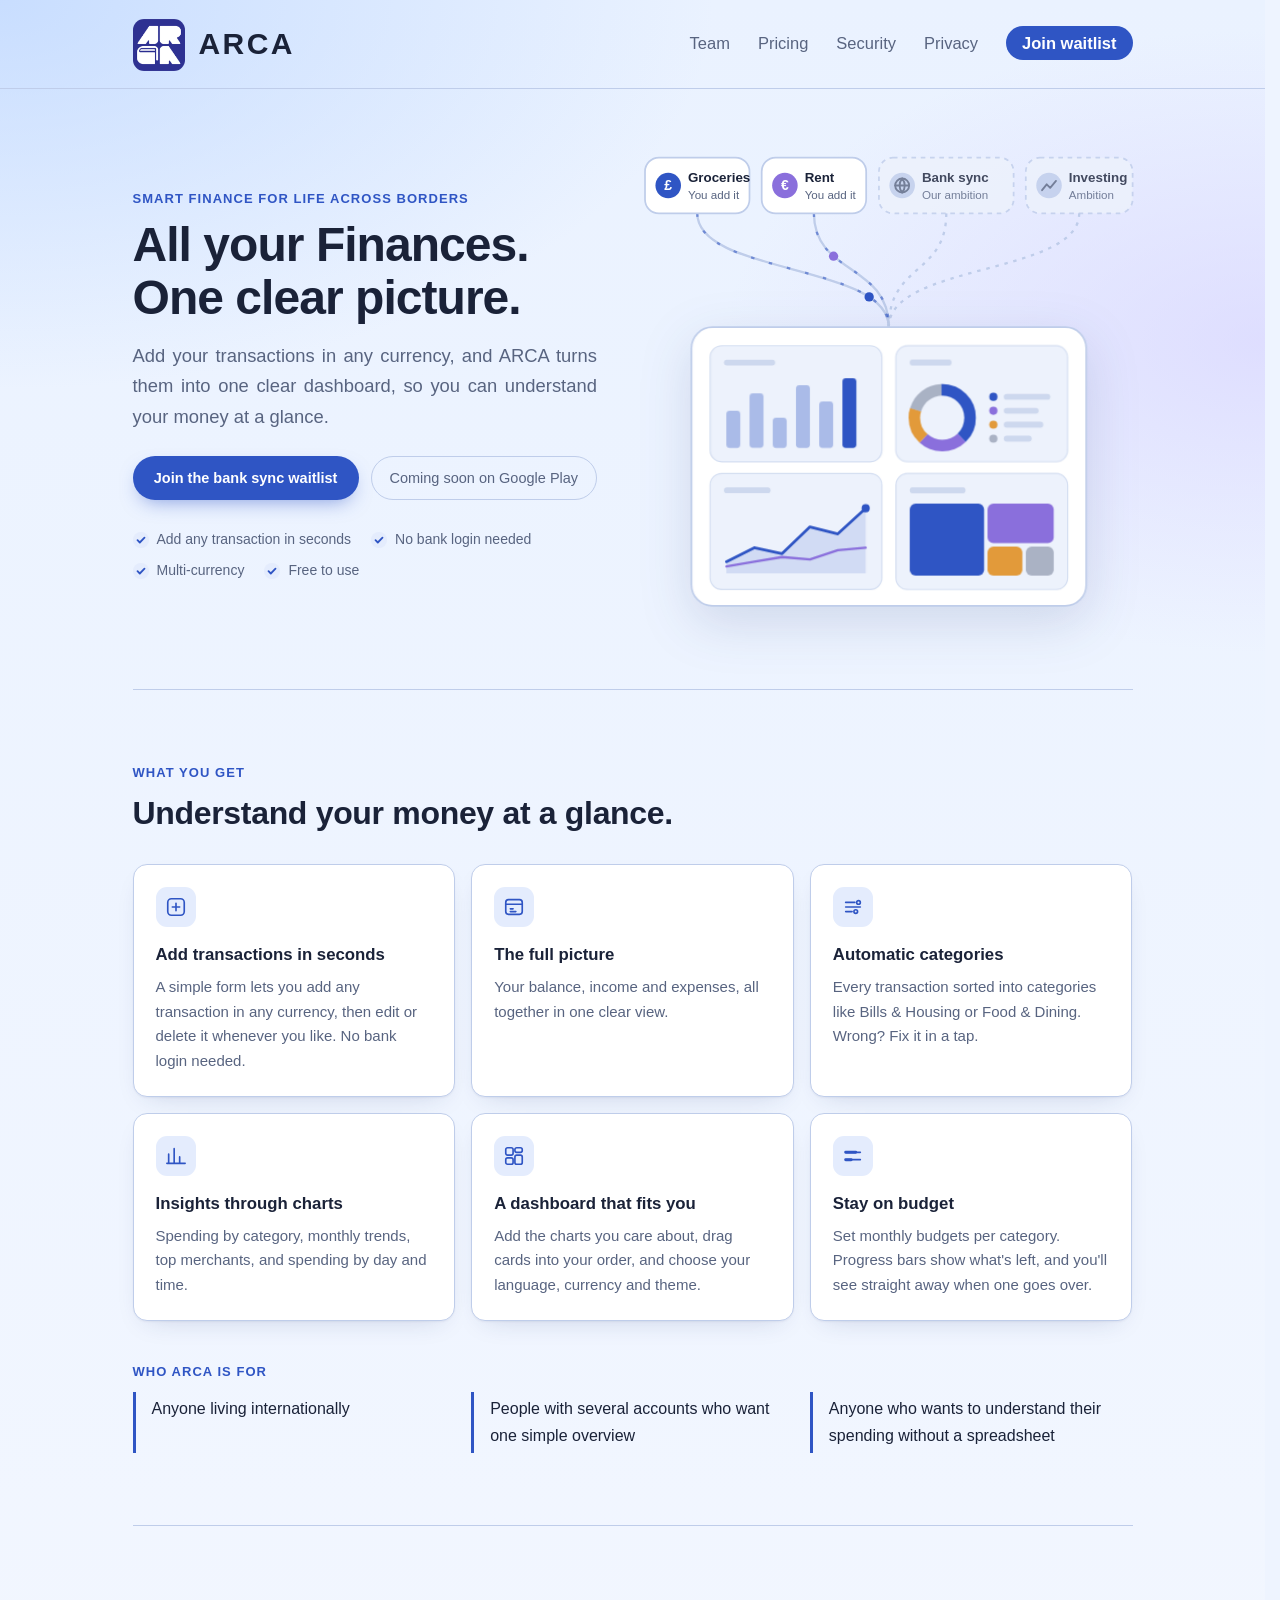
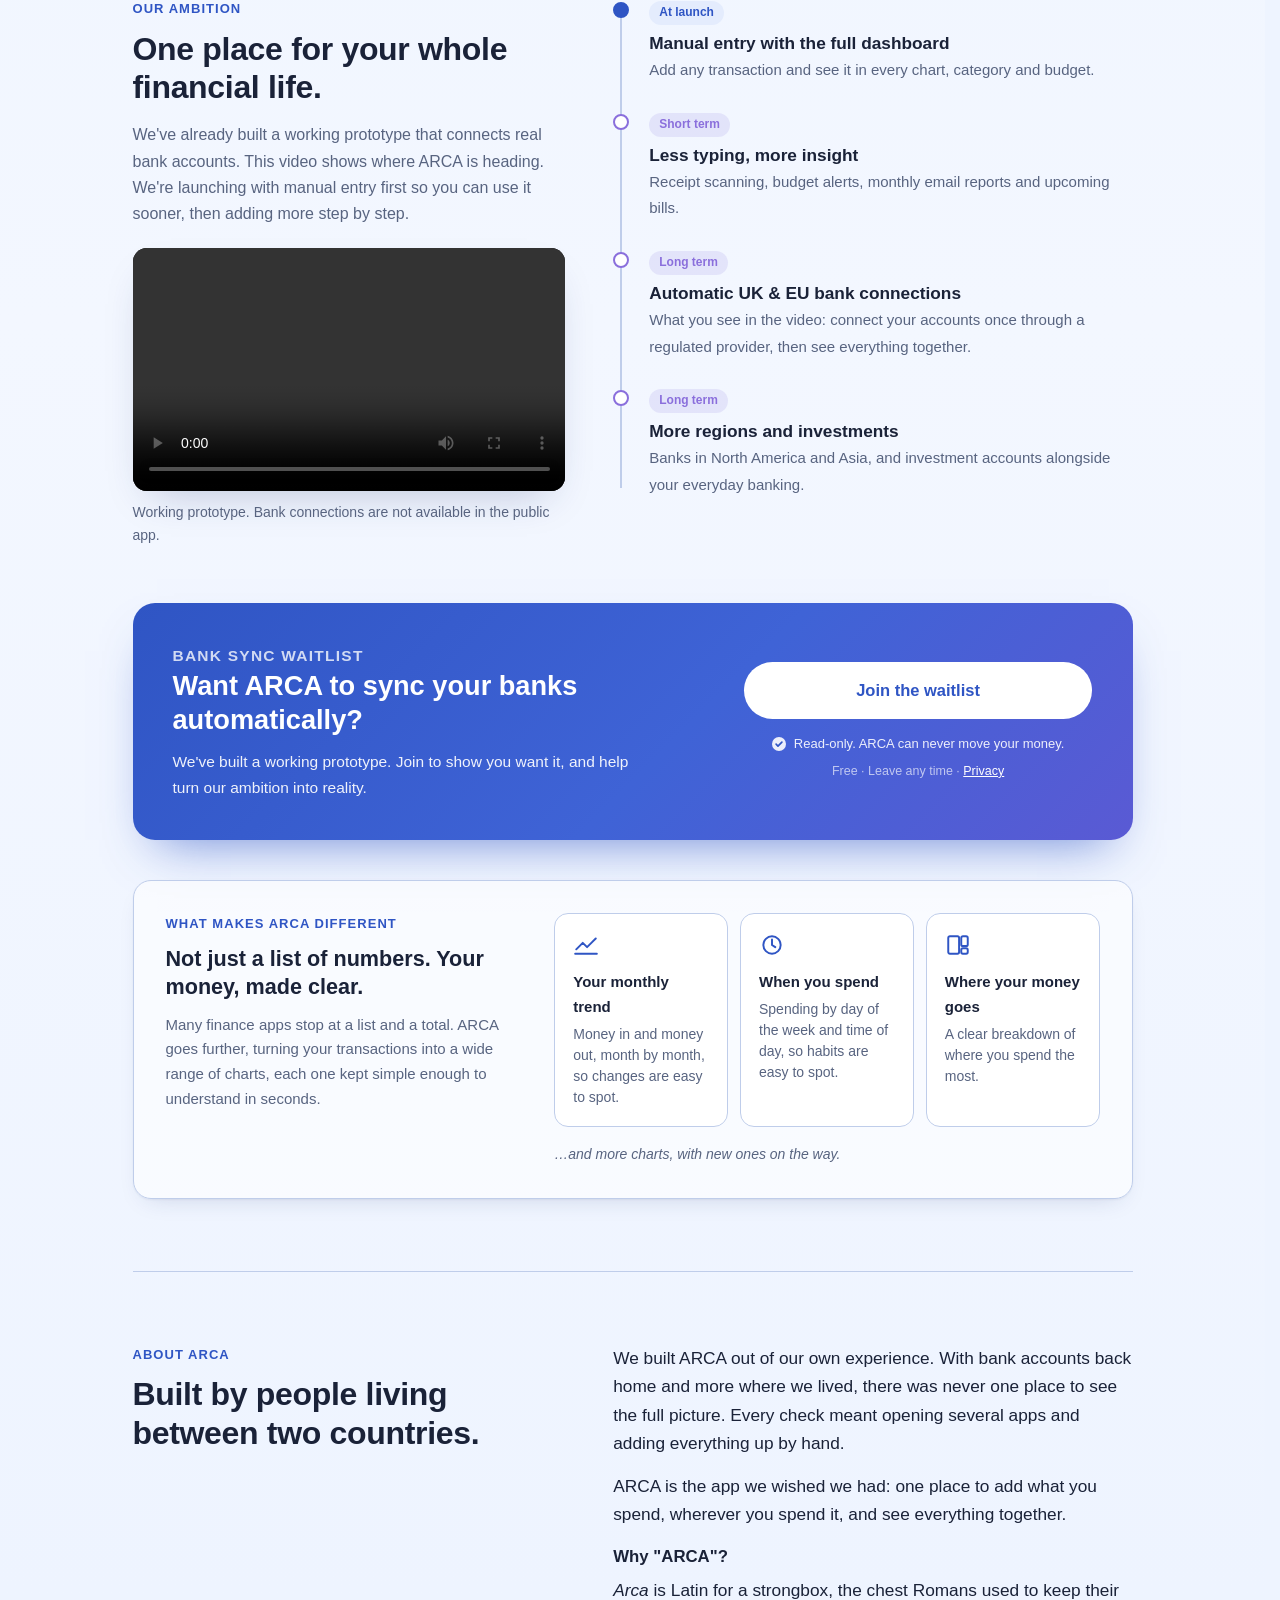
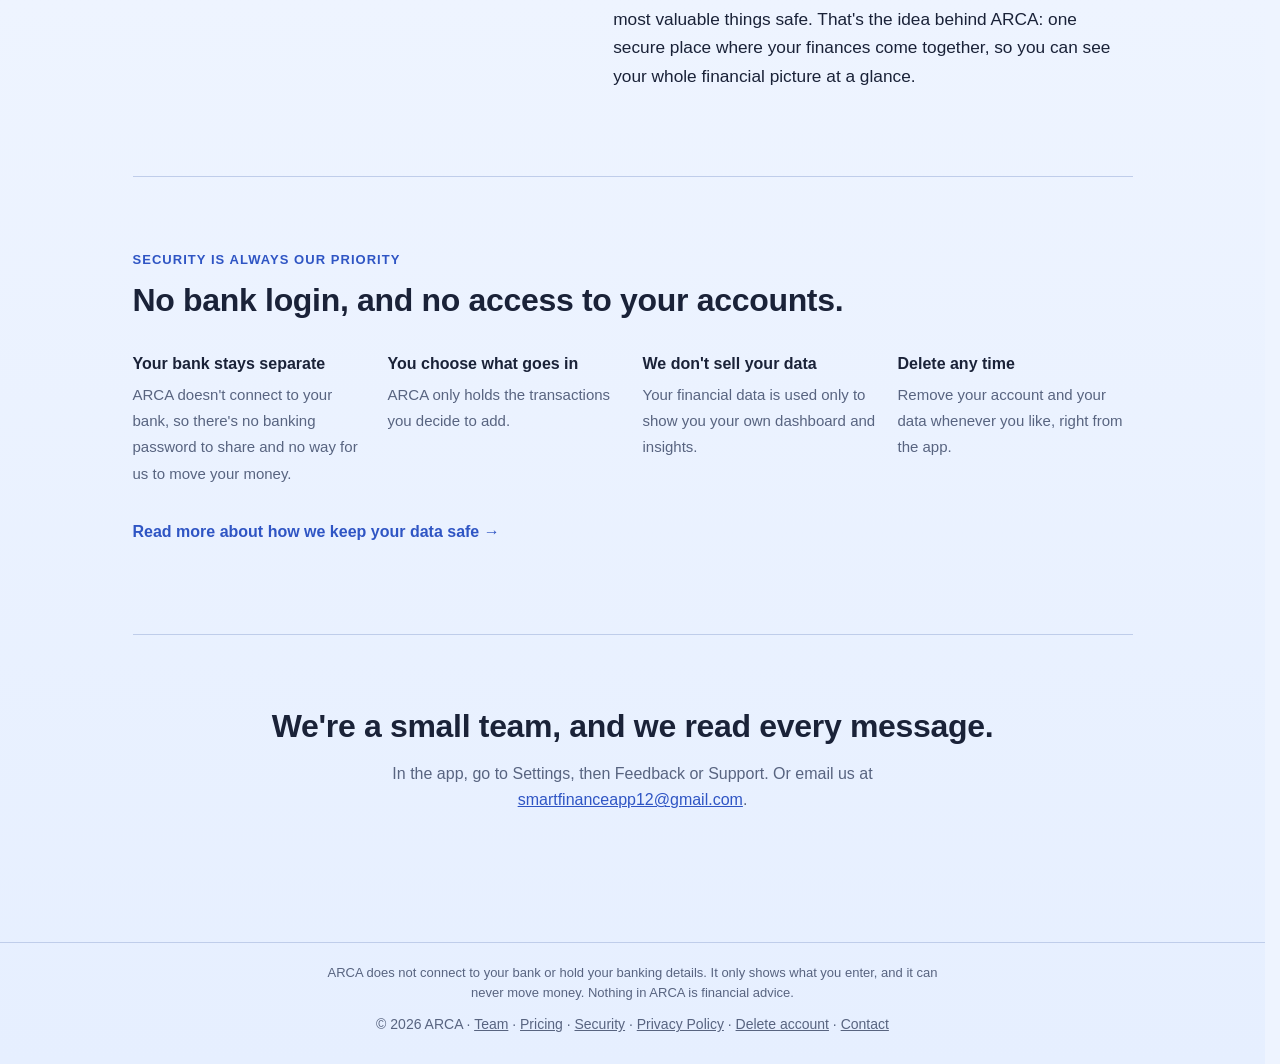
<file: index.html>
<!doctype html>
<html lang="en-GB">
<head>
<meta charset="utf-8">
<meta name="viewport" content="width=device-width, initial-scale=1">
<title>ARCA – Smart Finance</title>
<meta name="description" content="Add your transactions in any currency, and ARCA turns them into one clear dashboard with automatic categories, spending insights and budgets. Free to use.">
<link rel="icon" href="/favicon.ico?v=2" sizes="any">
<link rel="icon" type="image/png" sizes="32x32" href="/assets/favicon-32.png?v=2">
<link rel="apple-touch-icon" href="/assets/apple-touch-icon.png?v=2">
<link rel="stylesheet" href="/assets/style.css?v=10">
<link rel="stylesheet" href="/assets/home.css?v=20">
</head>
<body class="home">
<header class="site"><div class="inner">
  <a class="brand" href="/"><img src="/assets/logo.png" alt="" width="52" height="52">ARCA</a>
  <nav><a href="/team/">Team</a><a href="/pricing/">Pricing</a><a href="/security/">Security</a><a href="/privacy/">Privacy</a><a class="nav-cta" href="#waitlist" data-wl-open>Join waitlist</a></nav>
</div></header>

<main>

<!-- Hero -->
<section class="hero-split">
  <div class="hero-copy">
    <p class="eyebrow">Smart finance for life across borders</p>
    <h1>All your Finances. One clear picture.</h1>
    <p class="lede">Add your transactions in any currency, and ARCA turns them into one clear dashboard, so you can understand your money at a glance.</p>
    <div class="cta">
      <button class="btn btn-inline" type="button" data-wl-open>Join the bank sync waitlist</button>
      <span class="store-pill store-pill-quiet">Coming soon on Google Play</span>
    </div>
    <ul class="facts">
      <li>Add any transaction in seconds</li>
      <li>No bank login needed</li>
      <li>Multi-currency</li>
      <li>Free to use</li>
    </ul>
  </div>

  <figure class="hero-visual" aria-label="Transactions you add flowing into one ARCA dashboard of charts">
    <svg viewBox="0 0 420 400" role="img" aria-hidden="true">
      <!-- connection paths -->
      <g class="links">
        <path id="l1" class="link" d="M45 52 C45 105, 210 95, 210 150"/>
        <path id="l2" class="link" d="M145.5 52 C145.5 105, 210 95, 210 150"/>
        <path class="link soon" d="M259.5 52 C259.5 105, 210 95, 210 150"/>
        <path class="link soon" d="M374 52 C374 105, 210 95, 210 150"/>
        <path class="flow" d="M45 52 C45 105, 210 95, 210 150"/>
        <path class="flow" d="M145.5 52 C145.5 105, 210 95, 210 150"/>
      </g>
      <g class="dots">
        <circle r="4" class="dot"><animateMotion dur="2.4s" repeatCount="indefinite"><mpath href="#l1"/></animateMotion></circle>
        <circle r="4" class="dot alt"><animateMotion dur="2.4s" begin="-1.2s" repeatCount="indefinite"><mpath href="#l2"/></animateMotion></circle>
      </g>

      <!-- account chips -->
      <g class="chip c1">
        <rect x="0" y="4" width="90" height="48" rx="12"/>
        <circle cx="20" cy="28" r="11" class="sym"/><text x="20" y="32" class="sym-t">£</text>
        <text x="37" y="25" class="chip-t">Groceries</text><text x="37" y="40" class="chip-s">You add it</text>
      </g>
      <g class="chip c2">
        <rect x="100.5" y="4" width="90" height="48" rx="12"/>
        <circle cx="120.5" cy="28" r="11" class="sym alt"/><text x="120.5" y="32" class="sym-t">€</text>
        <text x="137.5" y="25" class="chip-t">Rent</text><text x="137.5" y="40" class="chip-s">You add it</text>
      </g>
      <g class="chip soon">
        <rect x="201.5" y="4" width="116" height="48" rx="12"/>
        <circle cx="221.5" cy="28" r="11" class="sym muted"/>
        <g class="trend"><circle cx="221.5" cy="28" r="6"/><path d="M215.5 28h12M221.5 22c-3 3.5-3 8.5 0 12M221.5 22c3 3.5 3 8.5 0 12"/></g>
        <text x="238.5" y="25" class="chip-t">Bank sync</text><text x="238.5" y="40" class="chip-s">Our ambition</text>
      </g>
      <g class="chip soon">
        <rect x="328" y="4" width="92" height="48" rx="12"/>
        <circle cx="348" cy="28" r="11" class="sym muted"/>
        <path d="M342 32 l4 -5 l3 3 l5 -6" class="trend"/>
        <text x="365" y="25" class="chip-t">Investing</text><text x="365" y="40" class="chip-s">Ambition</text>
      </g>

      <!-- dashboard: a grid of charts, no numbers -->
      <g class="dash">
        <rect x="40" y="150" width="340" height="240" rx="18" class="card-bg"/>

        <!-- bar chart -->
        <rect x="56" y="166" width="148" height="100" rx="10" class="tile"/>
        <rect x="68" y="178" width="44" height="5" rx="2.5" class="skel"/>
        <g class="bars">
          <rect x="70"  y="222" width="12" height="32" rx="3"/>
          <rect x="90"  y="207" width="12" height="47" rx="3"/>
          <rect x="110" y="228" width="12" height="26" rx="3"/>
          <rect x="130" y="200" width="12" height="54" rx="3"/>
          <rect x="150" y="214" width="12" height="40" rx="3"/>
          <rect x="170" y="194" width="12" height="60" rx="3" class="hi"/>
        </g>

        <!-- donut + legend -->
        <rect x="216" y="166" width="148" height="100" rx="10" class="tile"/>
        <rect x="228" y="178" width="36" height="5" rx="2.5" class="skel"/>
        <g class="donut"><g transform="rotate(-90 256 228)">
          <circle cx="256" cy="228" r="24" pathLength="100" class="seg s1" stroke-dasharray="38 62" stroke-dashoffset="0"/>
          <circle cx="256" cy="228" r="24" pathLength="100" class="seg s2" stroke-dasharray="24 76" stroke-dashoffset="-38"/>
          <circle cx="256" cy="228" r="24" pathLength="100" class="seg s3" stroke-dasharray="18 82" stroke-dashoffset="-62"/>
          <circle cx="256" cy="228" r="24" pathLength="100" class="seg s4" stroke-dasharray="20 80" stroke-dashoffset="-80"/>
        </g></g>
        <circle cx="300" cy="210" r="3.5" class="k1"/><rect x="309" y="207.5" width="40" height="5" rx="2.5" class="skel"/>
        <circle cx="300" cy="222" r="3.5" class="k2"/><rect x="309" y="219.5" width="30" height="5" rx="2.5" class="skel"/>
        <circle cx="300" cy="234" r="3.5" class="k3"/><rect x="309" y="231.5" width="34" height="5" rx="2.5" class="skel"/>
        <circle cx="300" cy="246" r="3.5" class="k4"/><rect x="309" y="243.5" width="24" height="5" rx="2.5" class="skel"/>

        <!-- line chart -->
        <rect x="56" y="276" width="148" height="100" rx="10" class="tile"/>
        <rect x="68" y="288" width="40" height="5" rx="2.5" class="skel"/>
        <path d="M70 352 L94 340 L118 345 L142 322 L166 328 L190 306 V362 H70 Z" class="area"/>
        <path d="M70 352 L94 340 L118 345 L142 322 L166 328 L190 306" pathLength="1" class="line"/>
        <path d="M70 356 L94 352 L118 348 L142 350 L166 342 L190 340" pathLength="1" class="line alt"/>
        <circle cx="190" cy="306" r="3.5" class="line-end"/>

        <!-- treemap -->
        <rect x="216" y="276" width="148" height="100" rx="10" class="tile"/>
        <rect x="228" y="288" width="48" height="5" rx="2.5" class="skel"/>
        <g class="tree">
          <rect x="228" y="302" width="64" height="62" rx="5" class="k1"/>
          <rect x="295" y="302" width="57" height="34" rx="5" class="k2"/>
          <rect x="295" y="339" width="30" height="25" rx="5" class="k3"/>
          <rect x="328" y="339" width="24" height="25" rx="5" class="k4"/>
        </g>
      </g>
    </svg>
  </figure>
  <!-- Original bank-connection animation, hidden while ARCA launches with manual entry.
       A <template> is never rendered. To restore it, move this figure back in place of the one above. -->
  <template id="hero-bank-visual">
  <figure class="hero-visual" aria-label="Bank accounts from different countries flowing into one ARCA dashboard of charts">
    <svg viewBox="0 0 420 400" role="img" aria-hidden="true">
      <!-- connection paths -->
      <g class="links">
        <path id="l1" class="link" d="M45 52 C45 105, 210 95, 210 150"/>
        <path id="l2" class="link" d="M145.5 52 C145.5 105, 210 95, 210 150"/>
        <path class="link soon" d="M259.5 52 C259.5 105, 210 95, 210 150"/>
        <path class="link soon" d="M374 52 C374 105, 210 95, 210 150"/>
        <path class="flow" d="M45 52 C45 105, 210 95, 210 150"/>
        <path class="flow" d="M145.5 52 C145.5 105, 210 95, 210 150"/>
      </g>
      <g class="dots">
        <circle r="4" class="dot"><animateMotion dur="2.4s" repeatCount="indefinite"><mpath href="#l1"/></animateMotion></circle>
        <circle r="4" class="dot alt"><animateMotion dur="2.4s" begin="-1.2s" repeatCount="indefinite"><mpath href="#l2"/></animateMotion></circle>
      </g>

      <!-- account chips -->
      <g class="chip c1">
        <rect x="0" y="4" width="90" height="48" rx="12"/>
        <circle cx="20" cy="28" r="11" class="sym"/><text x="20" y="32" class="sym-t">£</text>
        <text x="37" y="25" class="chip-t">UK bank</text><text x="37" y="40" class="chip-s">Current</text>
      </g>
      <g class="chip c2">
        <rect x="100.5" y="4" width="90" height="48" rx="12"/>
        <circle cx="120.5" cy="28" r="11" class="sym alt"/><text x="120.5" y="32" class="sym-t">€</text>
        <text x="137.5" y="25" class="chip-t">EU bank</text><text x="137.5" y="40" class="chip-s">Current</text>
      </g>
      <g class="chip soon">
        <rect x="201.5" y="4" width="116" height="48" rx="12"/>
        <circle cx="221.5" cy="28" r="11" class="sym muted"/>
        <g class="trend"><circle cx="221.5" cy="28" r="6"/><path d="M215.5 28h12M221.5 22c-3 3.5-3 8.5 0 12M221.5 22c3 3.5 3 8.5 0 12"/></g>
        <text x="238.5" y="25" class="chip-t">Other regions</text><text x="238.5" y="40" class="chip-s">Coming</text>
      </g>
      <g class="chip soon">
        <rect x="328" y="4" width="92" height="48" rx="12"/>
        <circle cx="348" cy="28" r="11" class="sym muted"/>
        <path d="M342 32 l4 -5 l3 3 l5 -6" class="trend"/>
        <text x="365" y="25" class="chip-t">Investing</text><text x="365" y="40" class="chip-s">Coming</text>
      </g>

      <!-- dashboard: a grid of charts, no numbers -->
      <g class="dash">
        <rect x="40" y="150" width="340" height="240" rx="18" class="card-bg"/>

        <!-- bar chart -->
        <rect x="56" y="166" width="148" height="100" rx="10" class="tile"/>
        <rect x="68" y="178" width="44" height="5" rx="2.5" class="skel"/>
        <g class="bars">
          <rect x="70"  y="222" width="12" height="32" rx="3"/>
          <rect x="90"  y="207" width="12" height="47" rx="3"/>
          <rect x="110" y="228" width="12" height="26" rx="3"/>
          <rect x="130" y="200" width="12" height="54" rx="3"/>
          <rect x="150" y="214" width="12" height="40" rx="3"/>
          <rect x="170" y="194" width="12" height="60" rx="3" class="hi"/>
        </g>

        <!-- donut + legend -->
        <rect x="216" y="166" width="148" height="100" rx="10" class="tile"/>
        <rect x="228" y="178" width="36" height="5" rx="2.5" class="skel"/>
        <g class="donut"><g transform="rotate(-90 256 228)">
          <circle cx="256" cy="228" r="24" pathLength="100" class="seg s1" stroke-dasharray="38 62" stroke-dashoffset="0"/>
          <circle cx="256" cy="228" r="24" pathLength="100" class="seg s2" stroke-dasharray="24 76" stroke-dashoffset="-38"/>
          <circle cx="256" cy="228" r="24" pathLength="100" class="seg s3" stroke-dasharray="18 82" stroke-dashoffset="-62"/>
          <circle cx="256" cy="228" r="24" pathLength="100" class="seg s4" stroke-dasharray="20 80" stroke-dashoffset="-80"/>
        </g></g>
        <circle cx="300" cy="210" r="3.5" class="k1"/><rect x="309" y="207.5" width="40" height="5" rx="2.5" class="skel"/>
        <circle cx="300" cy="222" r="3.5" class="k2"/><rect x="309" y="219.5" width="30" height="5" rx="2.5" class="skel"/>
        <circle cx="300" cy="234" r="3.5" class="k3"/><rect x="309" y="231.5" width="34" height="5" rx="2.5" class="skel"/>
        <circle cx="300" cy="246" r="3.5" class="k4"/><rect x="309" y="243.5" width="24" height="5" rx="2.5" class="skel"/>

        <!-- line chart -->
        <rect x="56" y="276" width="148" height="100" rx="10" class="tile"/>
        <rect x="68" y="288" width="40" height="5" rx="2.5" class="skel"/>
        <path d="M70 352 L94 340 L118 345 L142 322 L166 328 L190 306 V362 H70 Z" class="area"/>
        <path d="M70 352 L94 340 L118 345 L142 322 L166 328 L190 306" pathLength="1" class="line"/>
        <path d="M70 356 L94 352 L118 348 L142 350 L166 342 L190 340" pathLength="1" class="line alt"/>
        <circle cx="190" cy="306" r="3.5" class="line-end"/>

        <!-- treemap -->
        <rect x="216" y="276" width="148" height="100" rx="10" class="tile"/>
        <rect x="228" y="288" width="48" height="5" rx="2.5" class="skel"/>
        <g class="tree">
          <rect x="228" y="302" width="64" height="62" rx="5" class="k1"/>
          <rect x="295" y="302" width="57" height="34" rx="5" class="k2"/>
          <rect x="295" y="339" width="30" height="25" rx="5" class="k3"/>
          <rect x="328" y="339" width="24" height="25" rx="5" class="k4"/>
        </g>
      </g>
    </svg>
  </figure>
  </template>
</section>

<!-- Features -->
<section class="band" id="features">
  <p class="eyebrow">What you get</p>
  <h2>Understand your money at a glance.</h2>
  <div class="features">
    <div class="feature">
      <span class="ico"><svg viewBox="0 0 24 24"><path d="M12 8v8M8 12h8"/><rect x="3" y="3" width="18" height="18" rx="4"/></svg></span>
      <h3>Add transactions in seconds</h3>
      <p>A simple form lets you add any transaction in any currency, then edit or delete it whenever you like. No bank login needed.</p>
    </div>
    <div class="feature">
      <span class="ico"><svg viewBox="0 0 24 24"><rect x="3" y="4" width="18" height="16" rx="3"/><path d="M3 9h18M8 14h3M8 17h6"/></svg></span>
      <h3>The full picture</h3>
      <p>Your balance, income and expenses, all together in one clear view.</p>
    </div>
    <div class="feature">
      <span class="ico"><svg viewBox="0 0 24 24"><path d="M4 7h10M4 12h16M4 17h7"/><circle cx="18" cy="7" r="2"/><circle cx="15" cy="17" r="2"/></svg></span>
      <h3>Automatic categories</h3>
      <p>Every transaction sorted into categories like Bills &amp; Housing or Food &amp; Dining. Wrong? Fix it in a tap.</p>
    </div>
    <div class="feature">
      <span class="ico"><svg viewBox="0 0 24 24"><path d="M4 20V10M10 20V4M16 20v-7M22 20H2"/></svg></span>
      <h3>Insights through charts</h3>
      <p>Spending by category, monthly trends, top merchants, and spending by day and time.</p>
    </div>
    <div class="feature">
      <span class="ico"><svg viewBox="0 0 24 24"><rect x="3" y="3" width="8" height="8" rx="2"/><rect x="13" y="3" width="8" height="5" rx="2"/><rect x="13" y="11" width="8" height="10" rx="2"/><rect x="3" y="14" width="8" height="7" rx="2"/></svg></span>
      <h3>A dashboard that fits you</h3>
      <p>Add the charts you care about, drag cards into your order, and choose your language, currency and theme.</p>
    </div>
    <div class="feature">
      <span class="ico"><svg viewBox="0 0 24 24"><path d="M4 8h16M4 16h16"/><path d="M4 8h11M4 16h6" class="fill-line"/></svg></span>
      <h3>Stay on budget</h3>
      <p>Set monthly budgets per category. Progress bars show what's left, and you'll see straight away when one goes over.</p>
    </div>
  </div>

  <div class="audience">
    <p class="eyebrow">Who ARCA is for</p>
    <ul>
      <li>Anyone living internationally</li>
      <li>People with several accounts who want one simple overview</li>
      <li>Anyone who wants to understand their spending without a spreadsheet</li>
    </ul>
  </div>
</section>

<!-- Ambition -->
<section class="band" id="ambition">
  <div class="split">
    <div>
      <p class="eyebrow">Our ambition</p>
      <h2>One place for your whole financial life.</h2>
      <p class="muted">We've already built a working prototype that connects real bank accounts. This video shows where ARCA is heading. We're launching with manual entry first so you can use it sooner, then adding more step by step.</p>

      <video class="video-slot has-video" controls playsinline preload="metadata" src="/assets/Arca_MVP_showcase.mp4#t=0.1" aria-label="Video of the ARCA prototype"></video>
      <p class="video-note">Working prototype. Bank connections are not available in the public app.</p>
    </div>
    <ol class="roadmap">
      <li class="done">
        <span class="status">At launch</span>
        <strong>Manual entry with the full dashboard</strong>
        <span>Add any transaction and see it in every chart, category and budget.</span>
      </li>
      <li>
        <span class="status">Short term</span>
        <strong>Less typing, more insight</strong>
        <span>Receipt scanning, budget alerts, monthly email reports and upcoming bills.</span>
      </li>
      <li>
        <span class="status">Long term</span>
        <strong>Automatic UK &amp; EU bank connections</strong>
        <span>What you see in the video: connect your accounts once through a regulated provider, then see everything together.</span>
      </li>
      <li>
        <span class="status">Long term</span>
        <strong>More regions and investments</strong>
        <span>Banks in North America and Asia, and investment accounts alongside your everyday banking.</span>
      </li>
    </ol>
  </div>

  <div class="cta-block" id="waitlist">
    <div>
      <p class="eyebrow">Bank sync waitlist</p>
      <h3>Want ARCA to sync your banks automatically?</h3>
      <p>We've built a working prototype. Join to show you want it, and help turn our ambition into reality.</p>
    </div>
    <div class="cta-action">
      <button class="btn" type="button" id="wl-open">Join the waitlist</button>
      <p class="cta-safe">Read-only. ARCA can never move your money.</p>
      <p class="cta-fine">Free · Leave any time · <a href="/privacy/#waitlist">Privacy</a></p>
    </div>
  </div>

  <!-- Waitlist sign-up. Submissions go to the Google Sheet set in /assets/waitlist.js -->
  <dialog class="wl" id="wl" aria-labelledby="wl-title">
    <div class="wl-inner">
      <button class="wl-close" type="button" id="wl-close" aria-label="Close">×</button>
      <div class="wl-steps" aria-hidden="true"><span class="on"></span><span id="wl-bar2"></span></div>

      <!-- Step 1: saved as soon as it is submitted -->
      <form id="wl-step1" novalidate>
        <h2 id="wl-title">Join the bank sync waitlist</h2>
        <p class="wl-sub">Tell us you want automatic bank sync, and we'll keep you posted as ARCA grows. It takes 10 seconds.</p>
        <div class="wl-field">
          <label for="wl-name">First name <span class="wl-opt">(optional)</span></label>
          <input type="text" id="wl-name" name="firstName" autocomplete="given-name" maxlength="60">
        </div>
        <div class="wl-field">
          <label for="wl-email">Email</label>
          <input type="email" id="wl-email" name="email" autocomplete="email" required maxlength="200">
        </div>
        <div class="wl-hp" aria-hidden="true"><label>Leave this empty <input type="text" name="website" tabindex="-1" autocomplete="off"></label></div>
        <p class="wl-error" id="wl-err1" role="alert" hidden></p>
        <button class="btn" type="submit">Join the waitlist</button>
        <p class="wl-notice">By joining, you agree to receive emails about ARCA's launch and progress. You can unsubscribe at any time. See our <a href="/privacy/#waitlist">Privacy Policy</a>.</p>
      </form>

      <!-- Step 2: optional questions, added to the same row -->
      <form id="wl-step2" hidden>
        <h2>You're on the list<span id="wl-hi"></span>!</h2>
        <p class="wl-sub">Help us build the right thing. These are optional and take about 20 seconds.</p>

        <fieldset class="wl-q">
          <legend>Once it's available, would you connect your bank to ARCA?</legend>
          <div class="wl-chips" data-name="connect" data-type="radio">
            <span>Yes, definitely</span><span>Maybe</span><span>No, I prefer manual entry</span>
          </div>
        </fieldset>

        <fieldset class="wl-q">
          <legend>Which countries do you have bank accounts in?</legend>
          <p class="wl-hint">Pick all that apply.</p>
          <div class="wl-chips" data-name="countries" data-type="checkbox">
            <span>UK</span><span>Ireland</span><span>Spain</span><span>Netherlands</span><span>France</span><span>Germany</span><span>Poland</span><span>Switzerland</span><span>Italy</span><span>US</span><span>Canada</span><span>Taiwan</span><span>Other</span>
          </div>
          <input type="text" class="wl-other" id="wl-other" name="otherCountry" placeholder="Which country or countries?" maxlength="80" aria-label="Other countries" hidden>
        </fieldset>

        <fieldset class="wl-q">
          <legend>How many banking or money apps do you check today?</legend>
          <div class="wl-chips" data-name="apps" data-type="radio">
            <span>1</span><span>2–3</span><span>4–5</span><span>6+</span>
          </div>
        </fieldset>

        <fieldset class="wl-q">
          <legend>Would you pay for advanced features?</legend>
          <div class="wl-chips" data-name="pay" data-type="radio">
            <span>Free only</span><span>~£2/month</span><span>~£5/month</span><span>More, if it's great</span>
          </div>
        </fieldset>

        <fieldset class="wl-q">
          <legend>Your age</legend>
          <div class="wl-chips" data-name="age" data-type="radio">
            <span>Under 18</span><span>18–24</span><span>25–34</span><span>35–44</span><span>45+</span>
          </div>
        </fieldset>

        <div class="wl-field">
          <label for="wl-pain">What's the most annoying part of managing money across countries? <span class="wl-opt">(optional)</span></label>
          <textarea id="wl-pain" name="pain" rows="2" maxlength="500"></textarea>
        </div>

        <p class="wl-error" id="wl-err2" role="alert" hidden></p>
        <div class="wl-actions">
          <button class="btn" type="submit">Send answers</button>
          <button class="wl-skip" type="button" id="wl-skip">Skip for now</button>
        </div>
      </form>

      <div class="wl-done" id="wl-done" hidden>
        <div class="wl-tick"><svg viewBox="0 0 24 24" aria-hidden="true"><path d="M5 12.5l4.5 4.5L19 7.5"/></svg></div>
        <h2>Thank you!</h2>
        <p class="wl-sub">We'll keep you posted on ARCA and bank sync. Your answers help us decide what to build next.</p>
        <div class="wl-actions">
          <button class="btn" type="button" data-wl-close>Close</button>
          <button class="wl-skip" type="button" data-wl-again>Join with another email</button>
        </div>
      </div>

      <!-- Shown when the email is already on the list -->
      <div class="wl-done" id="wl-already" hidden>
        <div class="wl-tick"><svg viewBox="0 0 24 24" aria-hidden="true"><path d="M5 12.5l4.5 4.5L19 7.5"/></svg></div>
        <h2>You're already on the list</h2>
        <p class="wl-sub"><strong id="wl-already-email"></strong> is already on the bank sync waitlist. We'll keep you posted as ARCA grows.</p>
        <div class="wl-actions">
          <button class="btn" type="button" data-wl-close>Close</button>
          <button class="wl-skip" type="button" data-wl-again>Join with another email</button>
        </div>
      </div>
    </div>
  </dialog>

  <div class="diff">
    <div class="diff-copy">
      <p class="eyebrow">What makes ARCA different</p>
      <h3>Not just a list of numbers. Your money, made clear.</h3>
      <p class="muted">Many finance apps stop at a list and a total. ARCA goes further, turning your transactions into a wide range of charts, each one kept simple enough to understand in seconds.</p>
    </div>
    <ul class="chart-list">
      <li>
        <svg viewBox="0 0 24 24"><path d="M3 16l6-6 4 4 8-8"/><path d="M2 20h20"/></svg>
        <strong>Your monthly trend</strong>
        <span>Money in and money out, month by month, so changes are easy to spot.</span>
      </li>
      <li>
        <svg viewBox="0 0 24 24"><circle cx="12" cy="12" r="8"/><path d="M12 7v5l3 2"/></svg>
        <strong>When you spend</strong>
        <span>Spending by day of the week and time of day, so habits are easy to spot.</span>
      </li>
      <li>
        <svg viewBox="0 0 24 24"><rect x="3" y="4" width="10" height="16" rx="1.5"/><rect x="15" y="4" width="6" height="9" rx="1.5"/><rect x="15" y="15" width="6" height="5" rx="1.5"/></svg>
        <strong>Where your money goes</strong>
        <span>A clear breakdown of where you spend the most.</span>
      </li>
    </ul>
    <p class="and-more">…and more charts, with new ones on the way.</p>
  </div>
</section>

<!-- Why -->
<section class="band" id="about">
  <div class="split">
    <div>
      <p class="eyebrow">About ARCA</p>
      <h2>Built by people living between two countries.</h2>
    </div>
    <div class="prose">
      <p>We built ARCA out of our own experience. With bank accounts back home and more where we lived, there was never one place to see the full picture. Every check meant opening several apps and adding everything up by hand.</p>
      <p>ARCA is the app we wished we had: one place to add what you spend, wherever you spend it, and see everything together.</p>
      <h3>Why "ARCA"?</h3>
      <p><em>Arca</em> is Latin for a strongbox, the chest Romans used to keep their most valuable things safe. That's the idea behind ARCA: one secure place where your finances come together, so you can see your whole financial picture at a glance.</p>
    </div>
  </div>
</section>

<!-- Security -->
<section class="band" id="security">
  <p class="eyebrow">Security is always our priority</p>
  <h2>No bank login, and no access to your accounts.</h2>

  <div class="sec-points">
    <div><strong>Your bank stays separate</strong><span>ARCA doesn't connect to your bank, so there's no banking password to share and no way for us to move your money.</span></div>
    <div><strong>You choose what goes in</strong><span>ARCA only holds the transactions you decide to add.</span></div>
    <div><strong>We don't sell your data</strong><span>Your financial data is used only to show you your own dashboard and insights.</span></div>
    <div><strong>Delete any time</strong><span>Remove your account and your data whenever you like, right from the app.</span></div>
  </div>

  <p><a class="text-link" href="/security/">Read more about how we keep your data safe →</a></p>
</section>

<!-- Feedback -->
<section class="band contact" id="contact">
  <h2>We're a small team, and we read every message.</h2>
  <p class="muted">In the app, go to Settings, then Feedback or Support. Or email us at <a href="mailto:smartfinanceapp12@gmail.com">smartfinanceapp12@gmail.com</a>.</p>
</section>

</main>

<footer class="site"><div class="inner">
  <p class="disclosure">ARCA does not connect to your bank or hold your banking details. It only shows what you enter, and it can never move money. Nothing in ARCA is financial advice.</p>
  © 2026 ARCA · <a href="/team/">Team</a> · <a href="/pricing/">Pricing</a> · <a href="/security/">Security</a> · <a href="/privacy/">Privacy Policy</a> · <a href="/delete-account/">Delete account</a> · <a href="mailto:smartfinanceapp12@gmail.com">Contact</a>
</div></footer>
<script src="/assets/waitlist.js?v=10" defer></script>
</body>
</html>
</file>
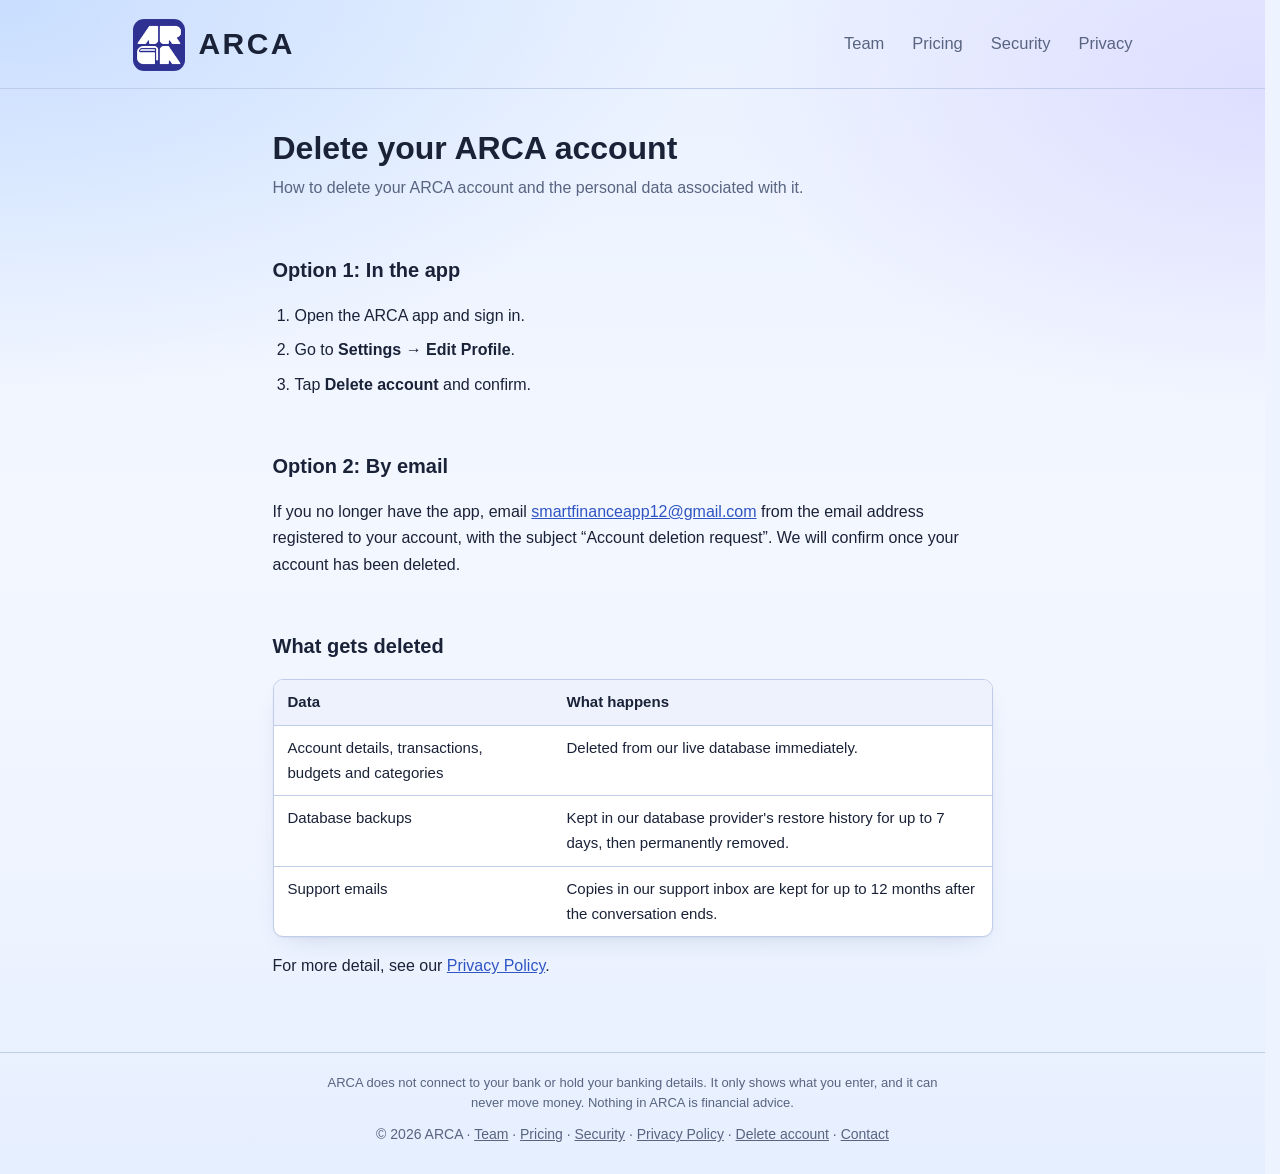
<file: delete-account/index.html>
<!doctype html>
<html lang="en-GB">
<head>
<meta charset="utf-8">
<meta name="viewport" content="width=device-width, initial-scale=1">
<title>Delete your ARCA account</title>
<meta name="description" content="How to delete your ARCA account and personal data.">
<link rel="icon" href="/favicon.ico?v=2" sizes="any">
<link rel="icon" type="image/png" sizes="32x32" href="/assets/favicon-32.png?v=2">
<link rel="apple-touch-icon" href="/assets/apple-touch-icon.png?v=2">
<link rel="stylesheet" href="/assets/style.css?v=10">
</head>
<body>
<header class="site"><div class="inner">
  <a class="brand" href="/"><img src="/assets/logo.png" alt="" width="52" height="52">ARCA</a>
  <nav><a href="/team/">Team</a><a href="/pricing/">Pricing</a><a href="/security/">Security</a><a href="/privacy/">Privacy</a></nav>
</div></header>

<main>
<h1>Delete your ARCA account</h1>
<p class="meta">How to delete your ARCA account and the personal data associated with it.</p>

<h2>Option 1: In the app</h2>
<ol class="steps">
  <li>Open the ARCA app and sign in.</li>
  <li>Go to <strong>Settings → Edit Profile</strong>.</li>
  <li>Tap <strong>Delete account</strong> and confirm.</li>
</ol>

<h2>Option 2: By email</h2>
<p>If you no longer have the app, email <a href="mailto:smartfinanceapp12@gmail.com?subject=ARCA%20account%20deletion%20request">smartfinanceapp12@gmail.com</a> from the email address registered to your account, with the subject “Account deletion request”. We will confirm once your account has been deleted.</p>

<h2>What gets deleted</h2>
<div class="table-wrap"><table>
  <thead><tr><th>Data</th><th>What happens</th></tr></thead>
  <tbody>
    <tr><td>Account details, transactions, budgets and categories</td><td>Deleted from our live database immediately.</td></tr>
    <tr><td>Database backups</td><td>Kept in our database provider's restore history for up to 7 days, then permanently removed.</td></tr>
    <tr><td>Support emails</td><td>Copies in our support inbox are kept for up to 12 months after the conversation ends.</td></tr>
  </tbody>
</table></div>

<p>For more detail, see our <a href="/privacy/">Privacy Policy</a>.</p>
</main>

<footer class="site"><div class="inner">
  <p class="disclosure">ARCA does not connect to your bank or hold your banking details. It only shows what you enter, and it can never move money. Nothing in ARCA is financial advice.</p>
  © 2026 ARCA · <a href="/team/">Team</a> · <a href="/pricing/">Pricing</a> · <a href="/security/">Security</a> · <a href="/privacy/">Privacy Policy</a> · <a href="/delete-account/">Delete account</a> · <a href="mailto:smartfinanceapp12@gmail.com">Contact</a>
</div></footer>
</body>
</html>
</file>
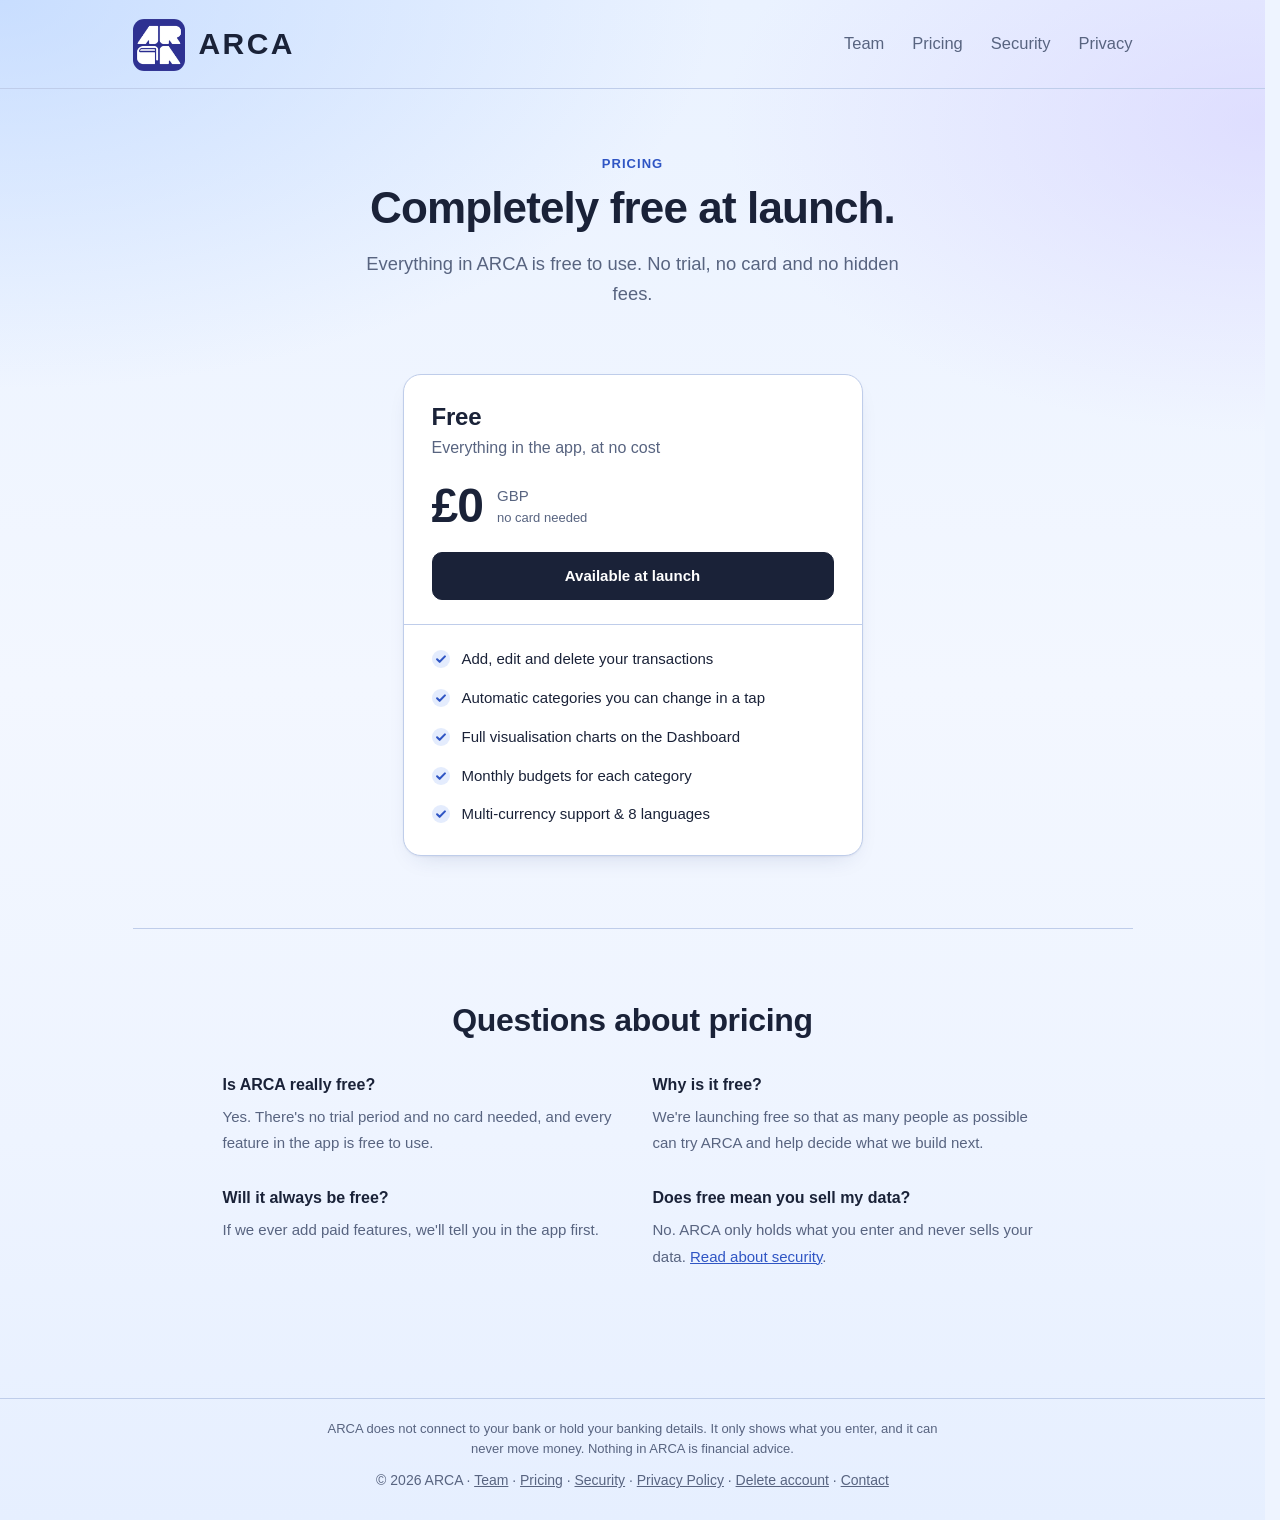
<file: pricing/index.html>
<!doctype html>
<html lang="en-GB">
<head>
<meta charset="utf-8">
<meta name="viewport" content="width=device-width, initial-scale=1">
<title>Pricing – ARCA</title>
<meta name="description" content="ARCA is completely free at launch, with no trial and no card needed.">
<link rel="icon" href="/favicon.ico?v=2" sizes="any">
<link rel="icon" type="image/png" sizes="32x32" href="/assets/favicon-32.png?v=2">
<link rel="apple-touch-icon" href="/assets/apple-touch-icon.png?v=2">
<link rel="stylesheet" href="/assets/style.css?v=10">
<link rel="stylesheet" href="/assets/home.css?v=9">
<link rel="stylesheet" href="/assets/pricing.css?v=4">
</head>
<body class="home">
<header class="site"><div class="inner">
  <a class="brand" href="/"><img src="/assets/logo.png" alt="" width="52" height="52">ARCA</a>
  <nav><a href="/team/">Team</a><a href="/pricing/" aria-current="page">Pricing</a><a href="/security/">Security</a><a href="/privacy/">Privacy</a></nav>
</div></header>

<main>

<section class="pricing-hero">
  <p class="eyebrow">Pricing</p>
  <h1>Completely free at launch.</h1>
  <p class="lede">Everything in ARCA is free to use. No trial, no card and no hidden fees.</p>
</section>

<section class="plans single" aria-label="Plans">

  <article class="plan">
    <div class="plan-head">
      <h2>Free</h2>
      <p class="plan-sub">Everything in the app, at no cost</p>
      <p class="price"><span class="amount">£0</span><span class="per">GBP<br><small>no card needed</small></span></p>
      <span class="plan-cta available">Available at launch</span>
    </div>
    <ul class="plan-features">
      <li>Add, edit and delete your transactions</li>
      <li>Automatic categories you can change in a tap</li>
      <li>Full visualisation charts on the Dashboard</li>
      <li>Monthly budgets for each category</li>
      <li>Multi-currency support &amp; 8 languages</li>
    </ul>
  </article>

  <!-- Basic plan, hidden while ARCA launches completely free.
       A <template> is never rendered. To restore it, move this article out and remove "single" from .plans. -->
  <template id="basic-plan">
  <article class="plan featured">
    <div class="plan-head">
      <h2>Basic <span class="badge">Coming soon</span></h2>
      <p class="plan-sub">Unlock full financial insights</p>
      <p class="price"><span class="amount">£5</span><span class="per">GBP / month<br><small>billed monthly</small></span></p>
      <span class="plan-cta">Coming soon</span>
    </div>
    <p class="plan-lead">Everything in Free, including:</p>
    <ul class="plan-features">
      <li><strong>Up to 6</strong> accounts</li>
      <li>Budget alert notifications</li>
      <li>More themes to personalise your app</li>
      <li>Monthly report sent to your email</li>
      <li>Upcoming bills section</li>
      <li class="soon">Unlimited receipt scanning <span class="tag">Coming soon</span></li>
      <li class="soon">Custom &amp; more categories <span class="tag">Coming soon</span></li>
    </ul>
  </article>
  </template>

</section>

<section class="band pricing-faq" id="faq">
  <h2>Questions about pricing</h2>
  <div class="faq">
    <div>
      <strong>Is ARCA really free?</strong>
      <span>Yes. There's no trial period and no card needed, and every feature in the app is free to use.</span>
    </div>
    <div>
      <strong>Why is it free?</strong>
      <span>We're launching free so that as many people as possible can try ARCA and help decide what we build next.</span>
    </div>
    <div>
      <strong>Will it always be free?</strong>
      <span>If we ever add paid features, we'll tell you in the app first.</span>
    </div>
    <div>
      <strong>Does free mean you sell my data?</strong>
      <span>No. ARCA only holds what you enter and never sells your data. <a href="/security/">Read about security</a>.</span>
    </div>
  </div>
</section>

</main>

<footer class="site"><div class="inner">
  <p class="disclosure">ARCA does not connect to your bank or hold your banking details. It only shows what you enter, and it can never move money. Nothing in ARCA is financial advice.</p>
  © 2026 ARCA · <a href="/team/">Team</a> · <a href="/pricing/">Pricing</a> · <a href="/security/">Security</a> · <a href="/privacy/">Privacy Policy</a> · <a href="/delete-account/">Delete account</a> · <a href="mailto:smartfinanceapp12@gmail.com">Contact</a>
</div></footer>
</body>
</html>
</file>
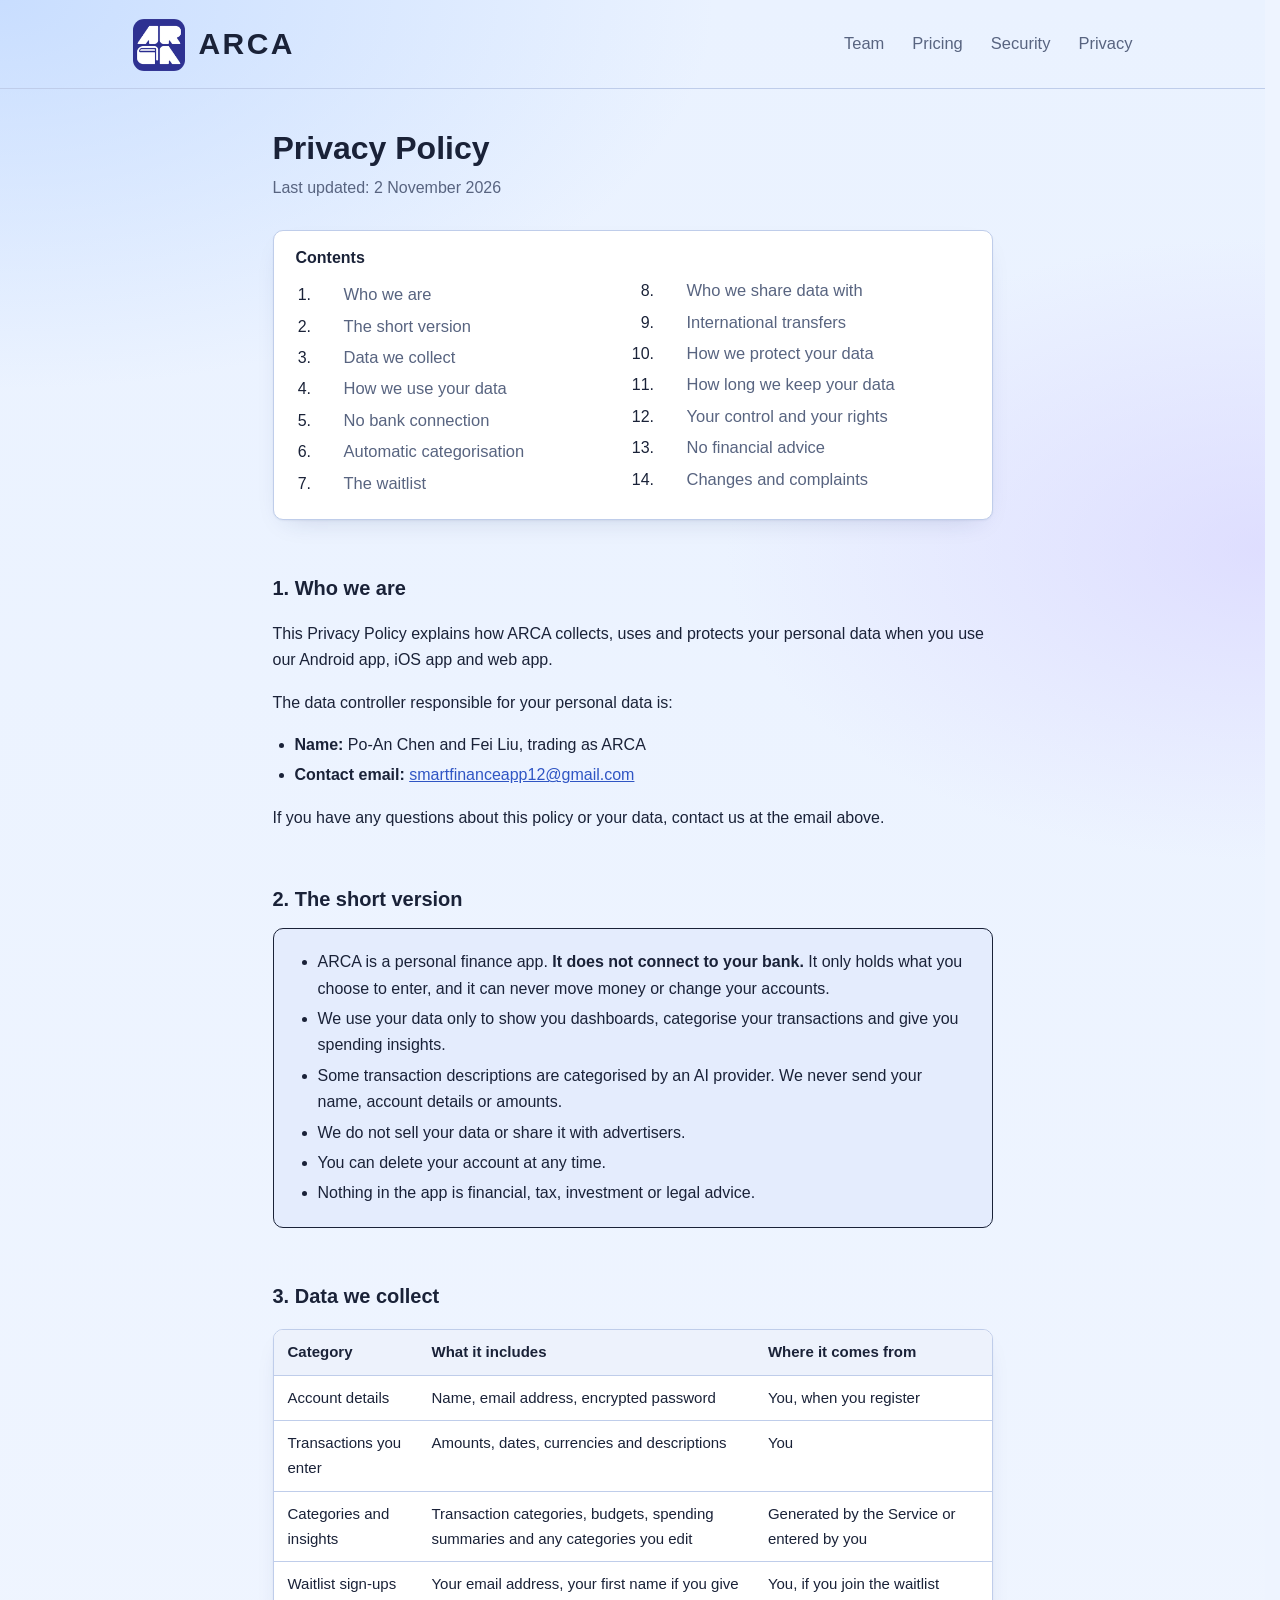
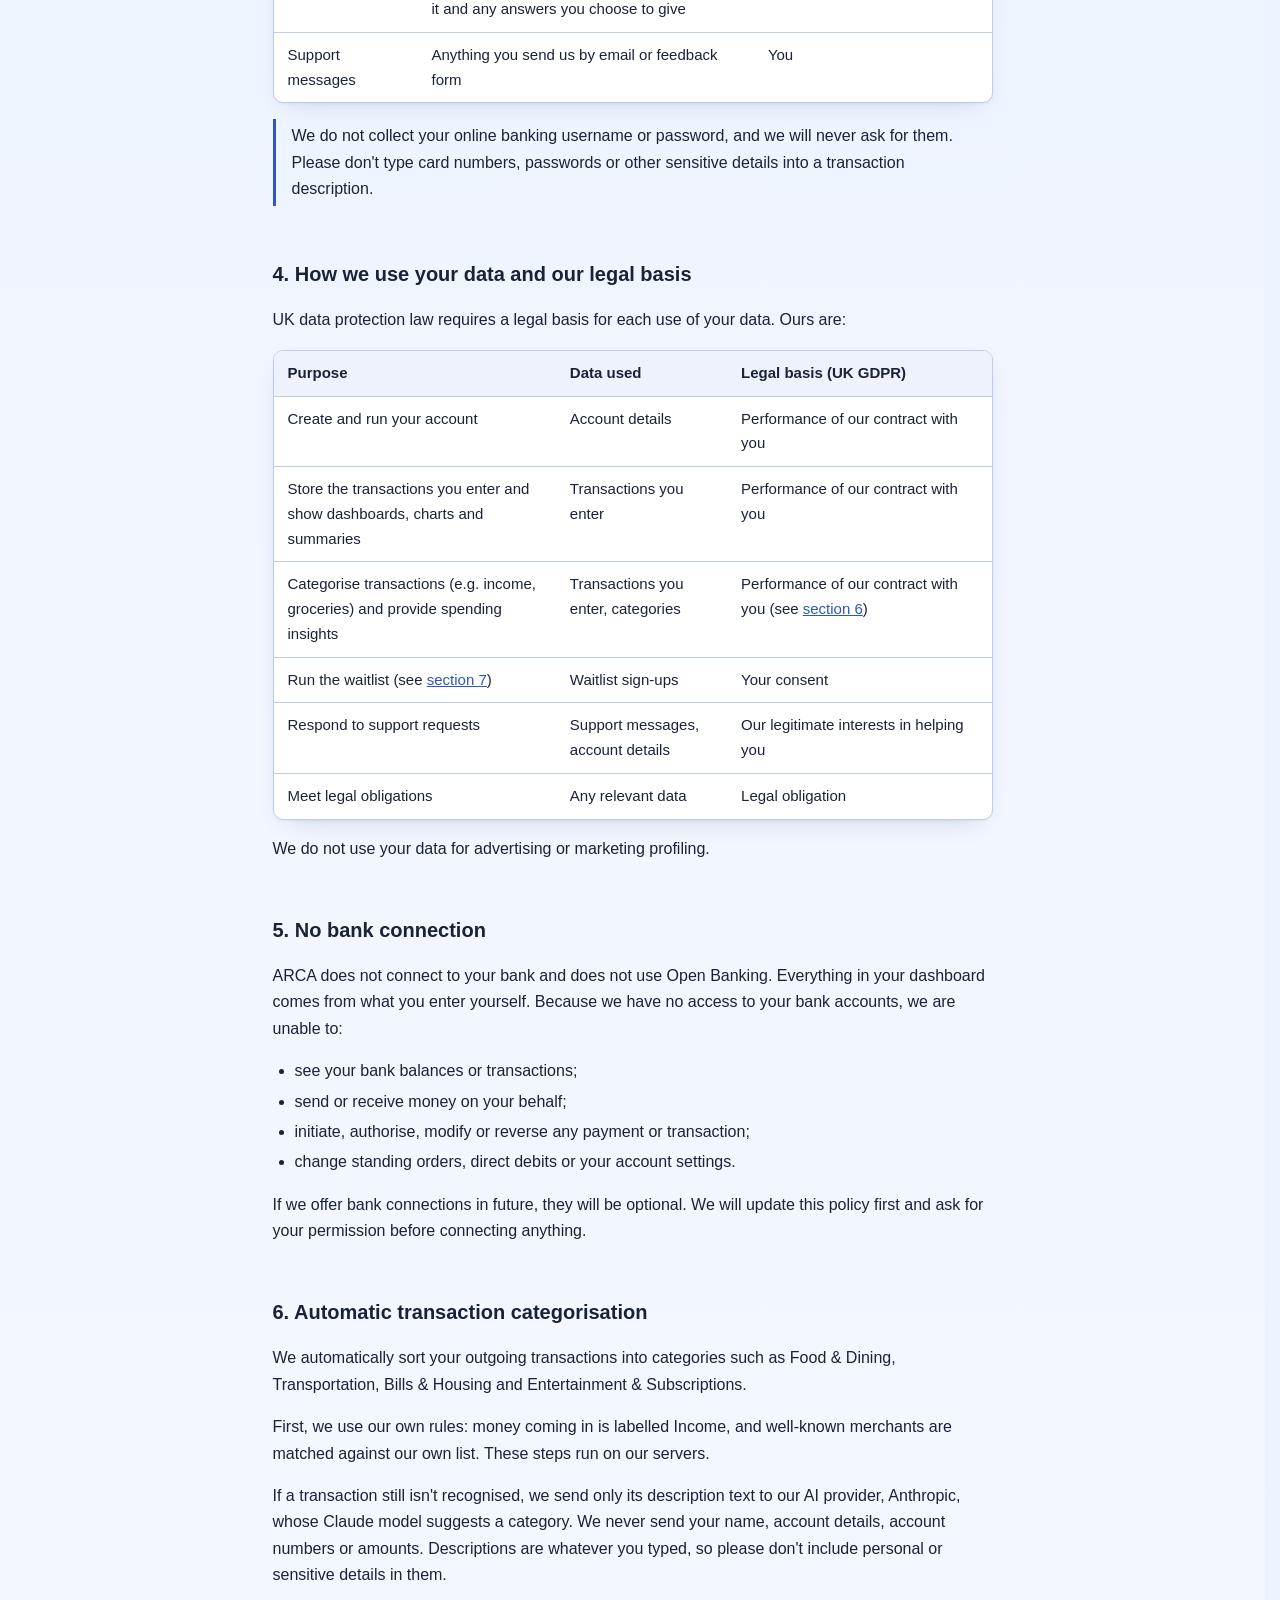
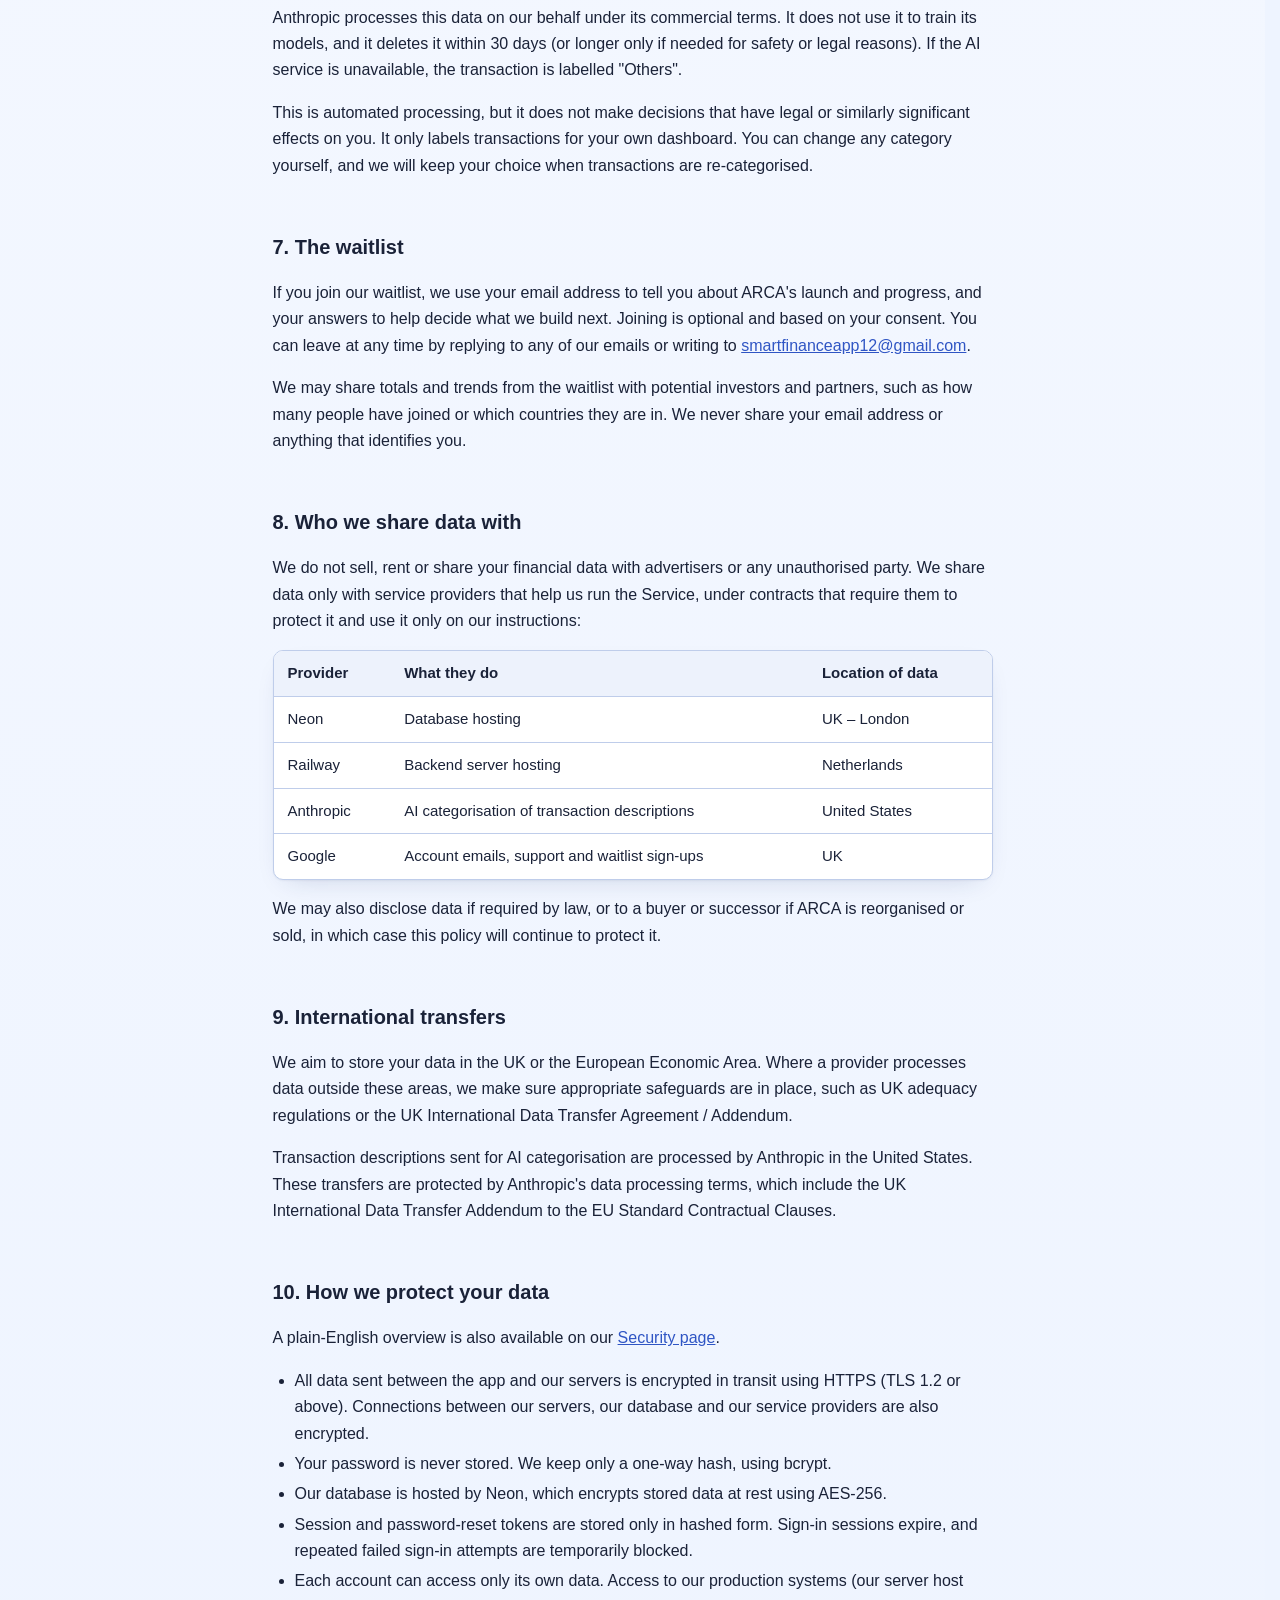
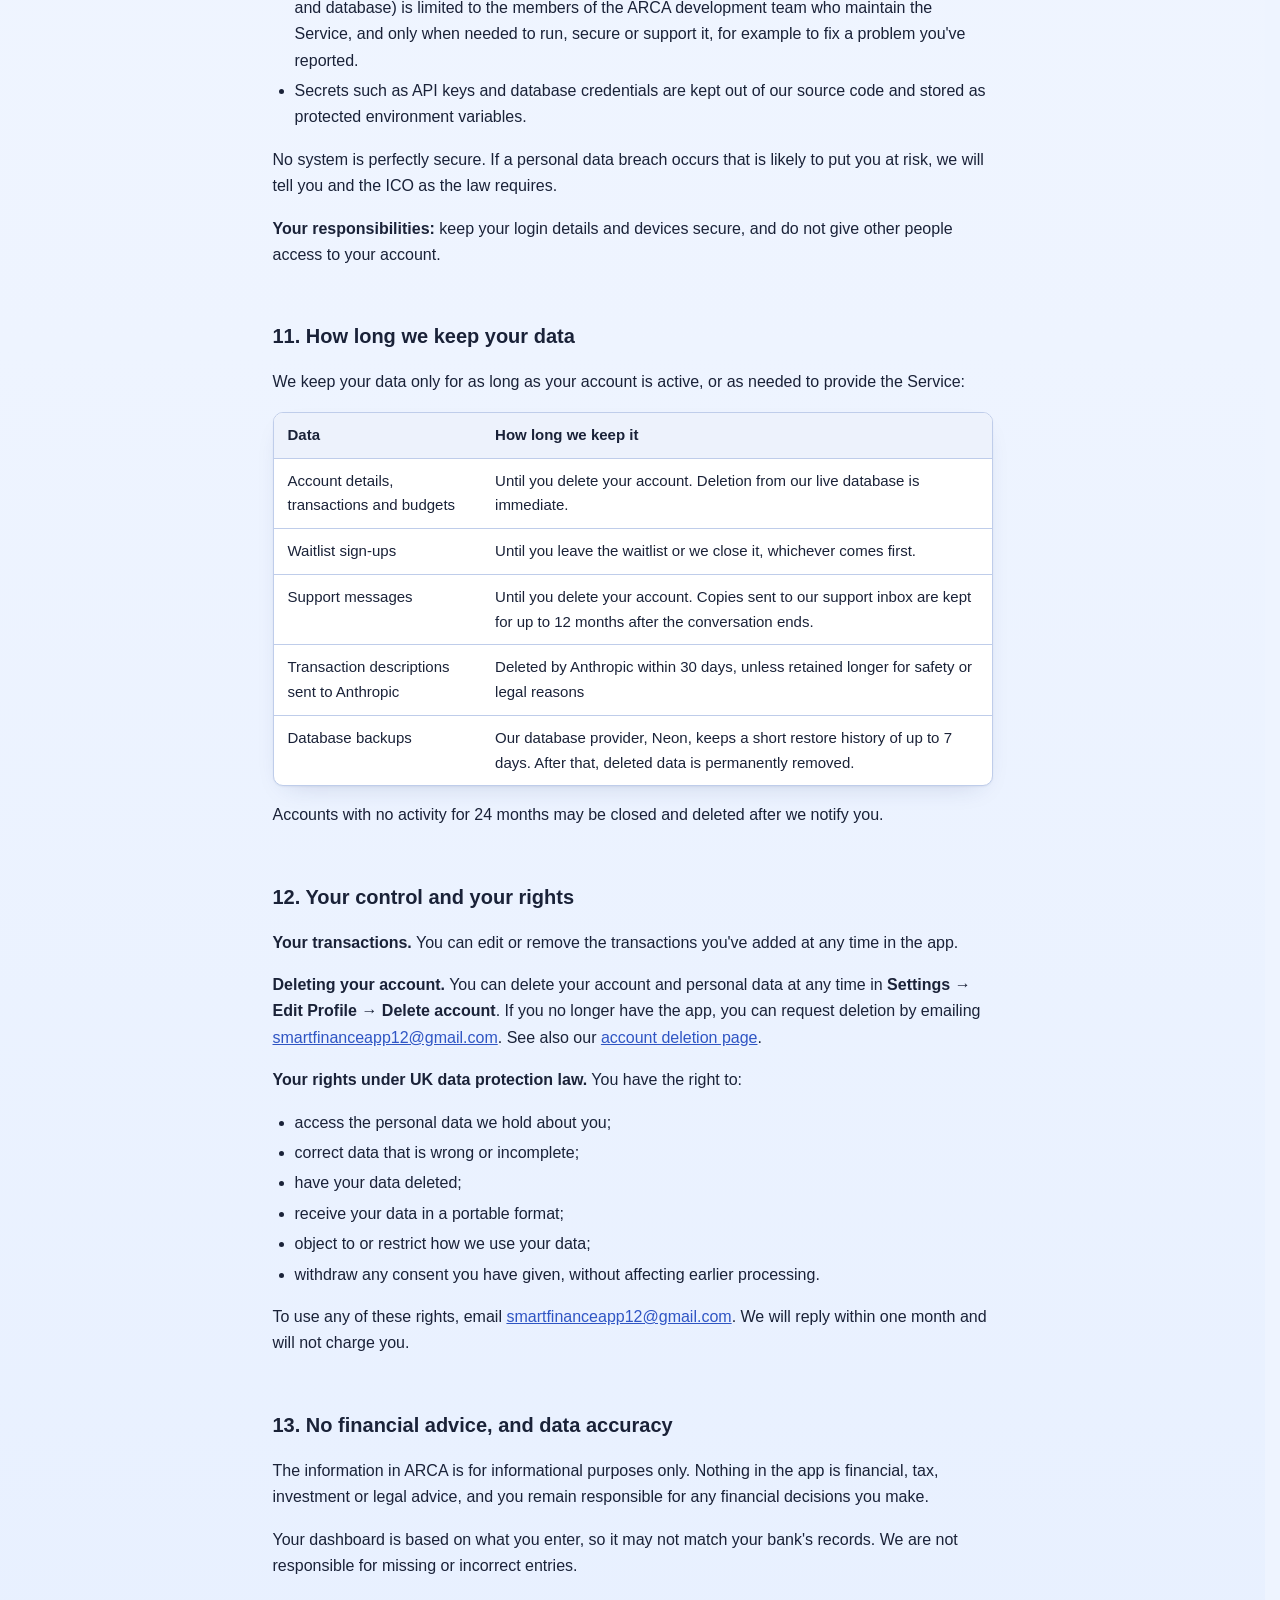
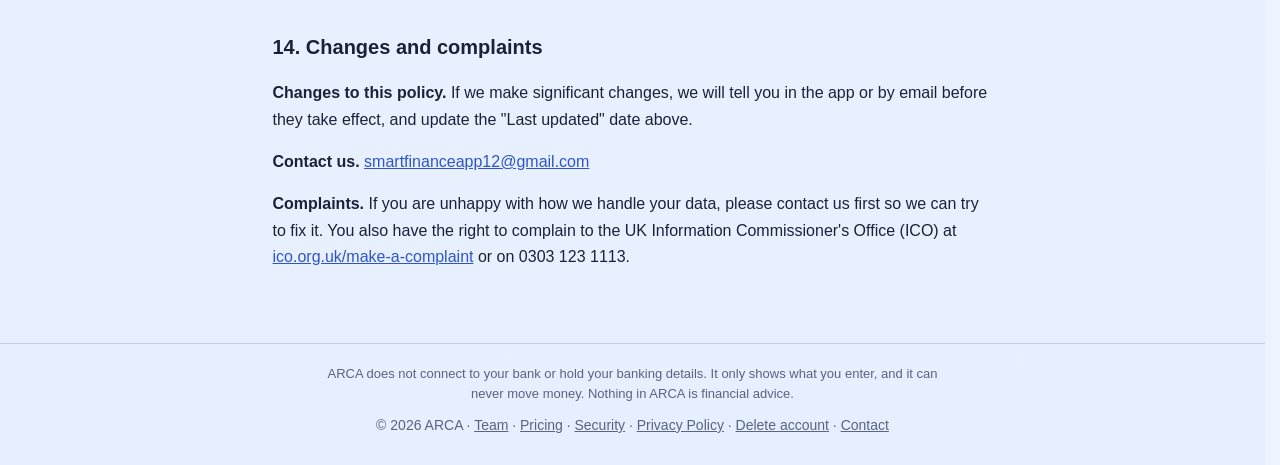
<file: privacy/index.html>
<!doctype html>
<html lang="en-GB">
<head>
<meta charset="utf-8">
<meta name="viewport" content="width=device-width, initial-scale=1">
<title>Privacy Policy – ARCA</title>
<meta name="description" content="How ARCA collects, uses and protects your personal data.">
<link rel="icon" href="/favicon.ico?v=2" sizes="any">
<link rel="icon" type="image/png" sizes="32x32" href="/assets/favicon-32.png?v=2">
<link rel="apple-touch-icon" href="/assets/apple-touch-icon.png?v=2">
<link rel="stylesheet" href="/assets/style.css?v=10">
</head>
<body>
<header class="site"><div class="inner">
  <a class="brand" href="/"><img src="/assets/logo.png" alt="" width="52" height="52">ARCA</a>
  <nav><a href="/team/">Team</a><a href="/pricing/">Pricing</a><a href="/security/">Security</a><a href="/privacy/">Privacy</a></nav>
</div></header>

<main>
<h1>Privacy Policy</h1>
<p class="meta">Last updated: 2 November 2026</p>

<nav class="toc" aria-label="Contents">
  <strong>Contents</strong>
  <ol>
    <li><a href="#who-we-are">Who we are</a></li>
    <li><a href="#short-version">The short version</a></li>
    <li><a href="#data-we-collect">Data we collect</a></li>
    <li><a href="#how-we-use">How we use your data</a></li>
    <li><a href="#bank-access">No bank connection</a></li>
    <li><a href="#categorisation">Automatic categorisation</a></li>
    <li><a href="#waitlist">The waitlist</a></li>
    <li><a href="#sharing">Who we share data with</a></li>
    <li><a href="#transfers">International transfers</a></li>
    <li><a href="#security">How we protect your data</a></li>
    <li><a href="#retention">How long we keep your data</a></li>
    <li><a href="#your-rights">Your control and your rights</a></li>
    <li><a href="#no-advice">No financial advice</a></li>
    <li><a href="#changes">Changes and complaints</a></li>
  </ol>
</nav>

<h2 id="who-we-are">1. Who we are</h2>
<p>This Privacy Policy explains how ARCA collects, uses and protects your personal data when you use our Android app, iOS app and web app.</p>
<p>The data controller responsible for your personal data is:</p>
<ul>
  <li><strong>Name:</strong> Po-An Chen and Fei Liu, trading as ARCA</li>
  <li><strong>Contact email:</strong> <a href="mailto:smartfinanceapp12@gmail.com">smartfinanceapp12@gmail.com</a> </li>
</ul>
<p>If you have any questions about this policy or your data, contact us at the email above.</p>

<h2 id="short-version">2. The short version</h2>
<div class="summary">
<ul>
  <li>ARCA is a personal finance app. <strong>It does not connect to your bank.</strong> It only holds what you choose to enter, and it can never move money or change your accounts.</li>
  <li>We use your data only to show you dashboards, categorise your transactions and give you spending insights.</li>
  <li>Some transaction descriptions are categorised by an AI provider. We never send your name, account details or amounts.</li>
  <li>We do not sell your data or share it with advertisers.</li>
  <li>You can delete your account at any time.</li>
  <li>Nothing in the app is financial, tax, investment or legal advice.</li>
</ul>
</div>

<h2 id="data-we-collect">3. Data we collect</h2>
<div class="table-wrap"><table>
  <thead><tr><th>Category</th><th>What it includes</th><th>Where it comes from</th></tr></thead>
  <tbody>
    <tr><td>Account details</td><td>Name, email address, encrypted password</td><td>You, when you register</td></tr>
    <tr><td>Transactions you enter</td><td>Amounts, dates, currencies and descriptions</td><td>You</td></tr>
    <tr><td>Categories and insights</td><td>Transaction categories, budgets, spending summaries and any categories you edit</td><td>Generated by the Service or entered by you</td></tr>
    <tr><td>Waitlist sign-ups</td><td>Your email address, your first name if you give it and any answers you choose to give</td><td>You, if you join the waitlist</td></tr>
    <tr><td>Support messages</td><td>Anything you send us by email or feedback form</td><td>You</td></tr>
  </tbody>
</table></div>
<p class="callout">We do not collect your online banking username or password, and we will never ask for them. Please don't type card numbers, passwords or other sensitive details into a transaction description.</p>

<h2 id="how-we-use">4. How we use your data and our legal basis</h2>
<p>UK data protection law requires a legal basis for each use of your data. Ours are:</p>
<div class="table-wrap"><table>
  <thead><tr><th>Purpose</th><th>Data used</th><th>Legal basis (UK GDPR)</th></tr></thead>
  <tbody>
    <tr><td>Create and run your account</td><td>Account details</td><td>Performance of our contract with you</td></tr>
    <tr><td>Store the transactions you enter and show dashboards, charts and summaries</td><td>Transactions you enter</td><td>Performance of our contract with you</td></tr>
    <tr><td>Categorise transactions (e.g. income, groceries) and provide spending insights</td><td>Transactions you enter, categories</td><td>Performance of our contract with you (see <a href="#categorisation">section 6</a>)</td></tr>
    <tr><td>Run the waitlist (see <a href="#waitlist">section 7</a>)</td><td>Waitlist sign-ups</td><td>Your consent</td></tr>
    <tr><td>Respond to support requests</td><td>Support messages, account details</td><td>Our legitimate interests in helping you</td></tr>
    <tr><td>Meet legal obligations</td><td>Any relevant data</td><td>Legal obligation</td></tr>
  </tbody>
</table></div>
<p>We do not use your data for advertising or marketing profiling.</p>

<h2 id="bank-access">5. No bank connection</h2>
<p>ARCA does not connect to your bank and does not use Open Banking. Everything in your dashboard comes from what you enter yourself. Because we have no access to your bank accounts, we are unable to:</p>
<ul>
  <li>see your bank balances or transactions;</li>
  <li>send or receive money on your behalf;</li>
  <li>initiate, authorise, modify or reverse any payment or transaction;</li>
  <li>change standing orders, direct debits or your account settings.</li>
</ul>
<p>If we offer bank connections in future, they will be optional. We will update this policy first and ask for your permission before connecting anything.</p>

<h2 id="categorisation">6. Automatic transaction categorisation</h2>
<p>We automatically sort your outgoing transactions into categories such as Food &amp; Dining, Transportation, Bills &amp; Housing and Entertainment &amp; Subscriptions.</p>
<p>First, we use our own rules: money coming in is labelled Income, and well-known merchants are matched against our own list. These steps run on our servers.</p>
<p>If a transaction still isn't recognised, we send only its description text to our AI provider, Anthropic, whose Claude model suggests a category. We never send your name, account details, account numbers or amounts. Descriptions are whatever you typed, so please don't include personal or sensitive details in them.</p>
<p>Anthropic processes this data on our behalf under its commercial terms. It does not use it to train its models, and it deletes it within 30 days (or longer only if needed for safety or legal reasons). If the AI service is unavailable, the transaction is labelled "Others".</p>
<p>This is automated processing, but it does not make decisions that have legal or similarly significant effects on you. It only labels transactions for your own dashboard. You can change any category yourself, and we will keep your choice when transactions are re-categorised.</p>

<h2 id="waitlist">7. The waitlist</h2>
<p>If you join our waitlist, we use your email address to tell you about ARCA's launch and progress, and your answers to help decide what we build next. Joining is optional and based on your consent. You can leave at any time by replying to any of our emails or writing to <a href="mailto:smartfinanceapp12@gmail.com">smartfinanceapp12@gmail.com</a>.</p>
<p>We may share totals and trends from the waitlist with potential investors and partners, such as how many people have joined or which countries they are in. We never share your email address or anything that identifies you.</p>

<h2 id="sharing">8. Who we share data with</h2>
<p>We do not sell, rent or share your financial data with advertisers or any unauthorised party. We share data only with service providers that help us run the Service, under contracts that require them to protect it and use it only on our instructions:</p>
<div class="table-wrap"><table>
  <thead><tr><th>Provider</th><th>What they do</th><th>Location of data</th></tr></thead>
  <tbody>
    <tr><td>Neon</td><td>Database hosting</td><td>UK – London</td></tr>
    <tr><td>Railway</td><td>Backend server hosting</td><td>Netherlands</td></tr>
    <tr><td>Anthropic</td><td>AI categorisation of transaction descriptions</td><td>United States</td></tr>
    <tr><td>Google</td><td>Account emails, support and waitlist sign-ups</td><td>UK</td></tr>
  </tbody>
</table></div>
<p>We may also disclose data if required by law, or to a buyer or successor if ARCA is reorganised or sold, in which case this policy will continue to protect it.</p>

<h2 id="transfers">9. International transfers</h2>
<p>We aim to store your data in the UK or the European Economic Area. Where a provider processes data outside these areas, we make sure appropriate safeguards are in place, such as UK adequacy regulations or the UK International Data Transfer Agreement / Addendum.</p>
<p>Transaction descriptions sent for AI categorisation are processed by Anthropic in the United States. These transfers are protected by Anthropic's data processing terms, which include the UK International Data Transfer Addendum to the EU Standard Contractual Clauses.</p>

<h2 id="security">10. How we protect your data</h2>
<p>A plain-English overview is also available on our <a href="/security/">Security page</a>.</p>
<ul>
  <li>All data sent between the app and our servers is encrypted in transit using HTTPS (TLS 1.2 or above). Connections between our servers, our database and our service providers are also encrypted.</li>
  <li>Your password is never stored. We keep only a one-way hash, using bcrypt.</li>
  <li>Our database is hosted by Neon, which encrypts stored data at rest using AES-256.</li>
  <li>Session and password-reset tokens are stored only in hashed form. Sign-in sessions expire, and repeated failed sign-in attempts are temporarily blocked.</li>
  <li>Each account can access only its own data. Access to our production systems (our server host and database) is limited to the members of the ARCA development team who maintain the Service, and only when needed to run, secure or support it, for example to fix a problem you've reported.</li>
  <li>Secrets such as API keys and database credentials are kept out of our source code and stored as protected environment variables.</li>
</ul>
<p>No system is perfectly secure. If a personal data breach occurs that is likely to put you at risk, we will tell you and the ICO as the law requires.</p>
<p><strong>Your responsibilities:</strong> keep your login details and devices secure, and do not give other people access to your account.</p>

<h2 id="retention">11. How long we keep your data</h2>
<p>We keep your data only for as long as your account is active, or as needed to provide the Service:</p>
<div class="table-wrap"><table>
  <thead><tr><th>Data</th><th>How long we keep it</th></tr></thead>
  <tbody>
    <tr><td>Account details, transactions and budgets</td><td>Until you delete your account. Deletion from our live database is immediate.</td></tr>
    <tr><td>Waitlist sign-ups</td><td>Until you leave the waitlist or we close it, whichever comes first.</td></tr>
    <tr><td>Support messages</td><td>Until you delete your account. Copies sent to our support inbox are kept for up to 12 months after the conversation ends.</td></tr>
    <tr><td>Transaction descriptions sent to Anthropic</td><td>Deleted by Anthropic within 30 days, unless retained longer for safety or legal reasons</td></tr>
    <tr><td>Database backups</td><td>Our database provider, Neon, keeps a short restore history of up to 7 days. After that, deleted data is permanently removed.</td></tr>
  </tbody>
</table></div>
<p>Accounts with no activity for 24 months may be closed and deleted after we notify you.</p>

<h2 id="your-rights">12. Your control and your rights</h2>
<p><strong>Your transactions.</strong> You can edit or remove the transactions you've added at any time in the app.</p>
<p><strong>Deleting your account.</strong> You can delete your account and personal data at any time in <strong>Settings → Edit Profile → Delete account</strong>. If you no longer have the app, you can request deletion by emailing <a href="mailto:smartfinanceapp12@gmail.com">smartfinanceapp12@gmail.com</a>. See also our <a href="/delete-account/">account deletion page</a>.</p>
<p><strong>Your rights under UK data protection law.</strong> You have the right to:</p>
<ul>
  <li>access the personal data we hold about you;</li>
  <li>correct data that is wrong or incomplete;</li>
  <li>have your data deleted;</li>
  <li>receive your data in a portable format;</li>
  <li>object to or restrict how we use your data;</li>
  <li>withdraw any consent you have given, without affecting earlier processing.</li>
</ul>
<p>To use any of these rights, email <a href="mailto:smartfinanceapp12@gmail.com">smartfinanceapp12@gmail.com</a>. We will reply within one month and will not charge you.</p>

<h2 id="no-advice">13. No financial advice, and data accuracy</h2>
<p>The information in ARCA is for informational purposes only. Nothing in the app is financial, tax, investment or legal advice, and you remain responsible for any financial decisions you make.</p>
<p>Your dashboard is based on what you enter, so it may not match your bank's records. We are not responsible for missing or incorrect entries.</p>

<h2 id="changes">14. Changes and complaints</h2>
<p><strong>Changes to this policy.</strong> If we make significant changes, we will tell you in the app or by email before they take effect, and update the "Last updated" date above.</p>
<p><strong>Contact us.</strong> <a href="mailto:smartfinanceapp12@gmail.com">smartfinanceapp12@gmail.com</a></p>
<p><strong>Complaints.</strong> If you are unhappy with how we handle your data, please contact us first so we can try to fix it. You also have the right to complain to the UK Information Commissioner's Office (ICO) at <a href="https://ico.org.uk/make-a-complaint/">ico.org.uk/make-a-complaint</a> or on 0303 123 1113.</p>
</main>

<footer class="site"><div class="inner">
  <p class="disclosure">ARCA does not connect to your bank or hold your banking details. It only shows what you enter, and it can never move money. Nothing in ARCA is financial advice.</p>
  © 2026 ARCA · <a href="/team/">Team</a> · <a href="/pricing/">Pricing</a> · <a href="/security/">Security</a> · <a href="/privacy/">Privacy Policy</a> · <a href="/delete-account/">Delete account</a> · <a href="mailto:smartfinanceapp12@gmail.com">Contact</a>
</div></footer>
</body>
</html>
</file>
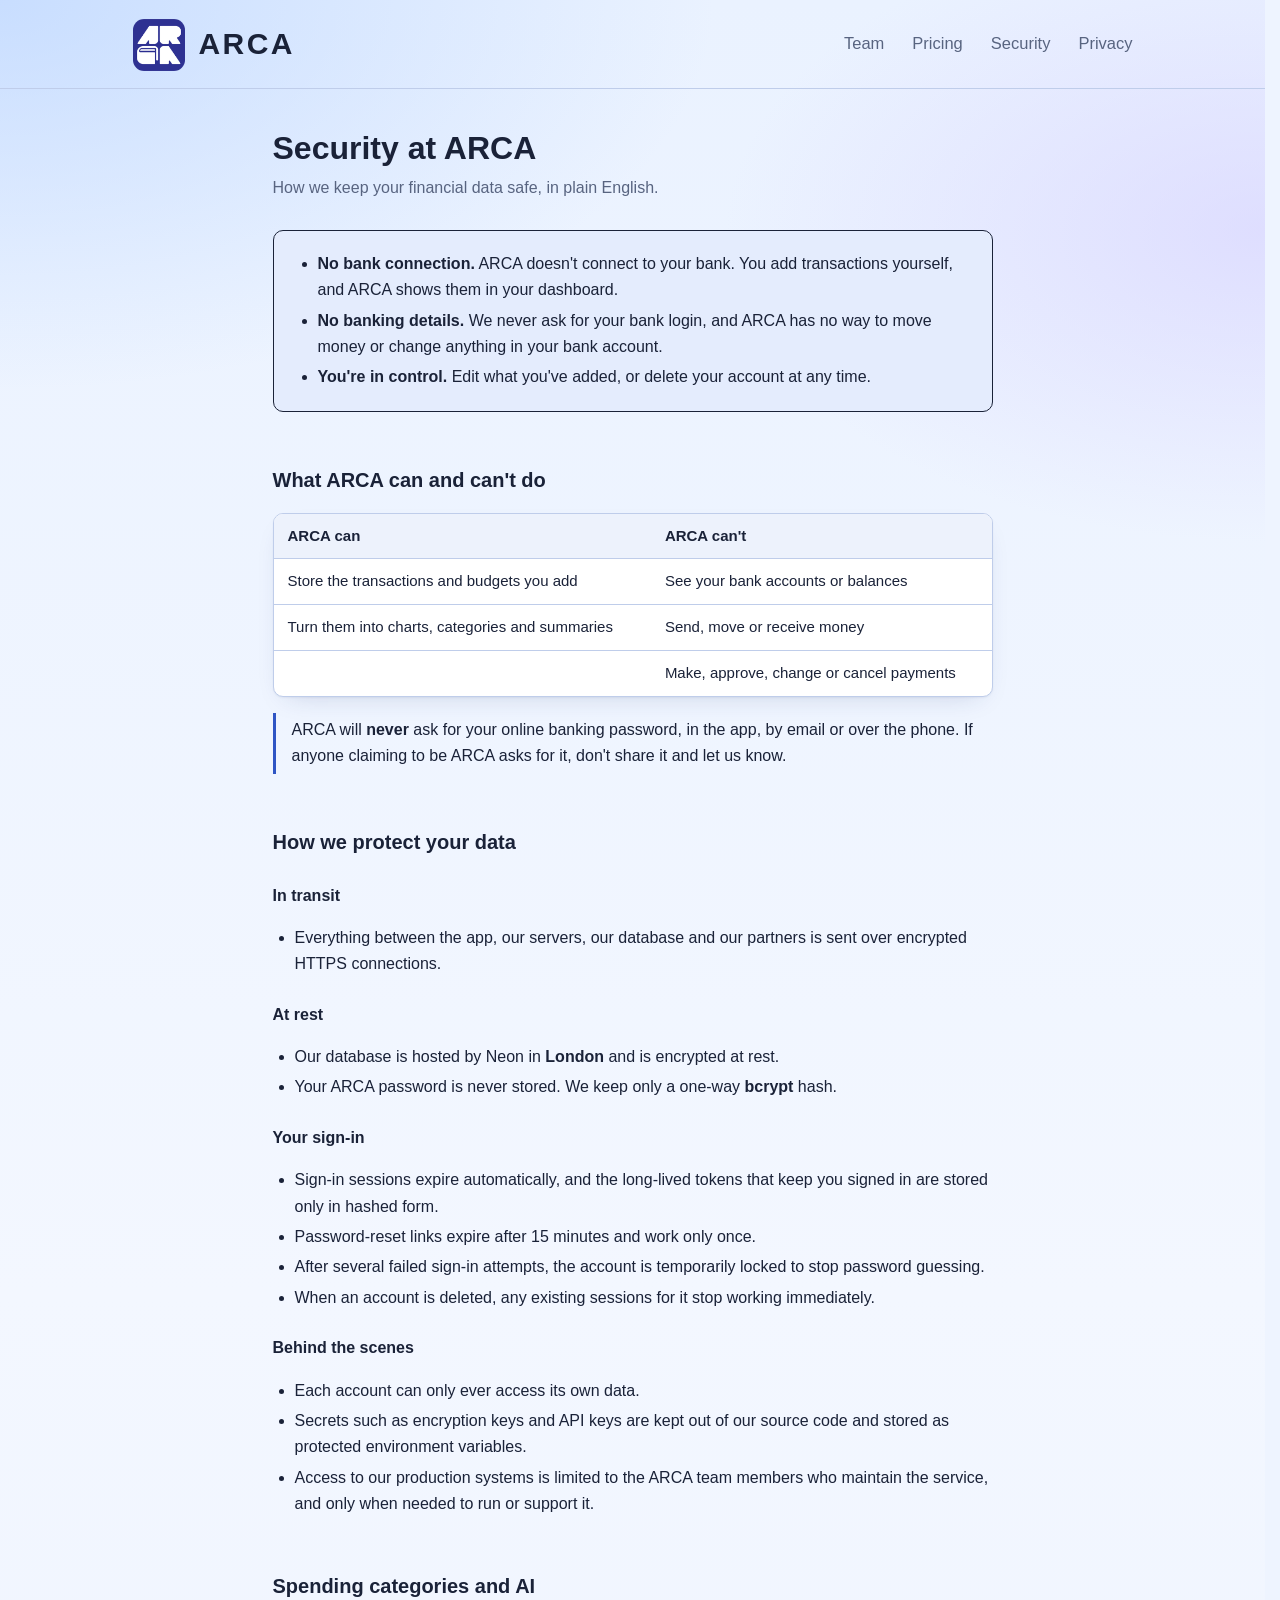
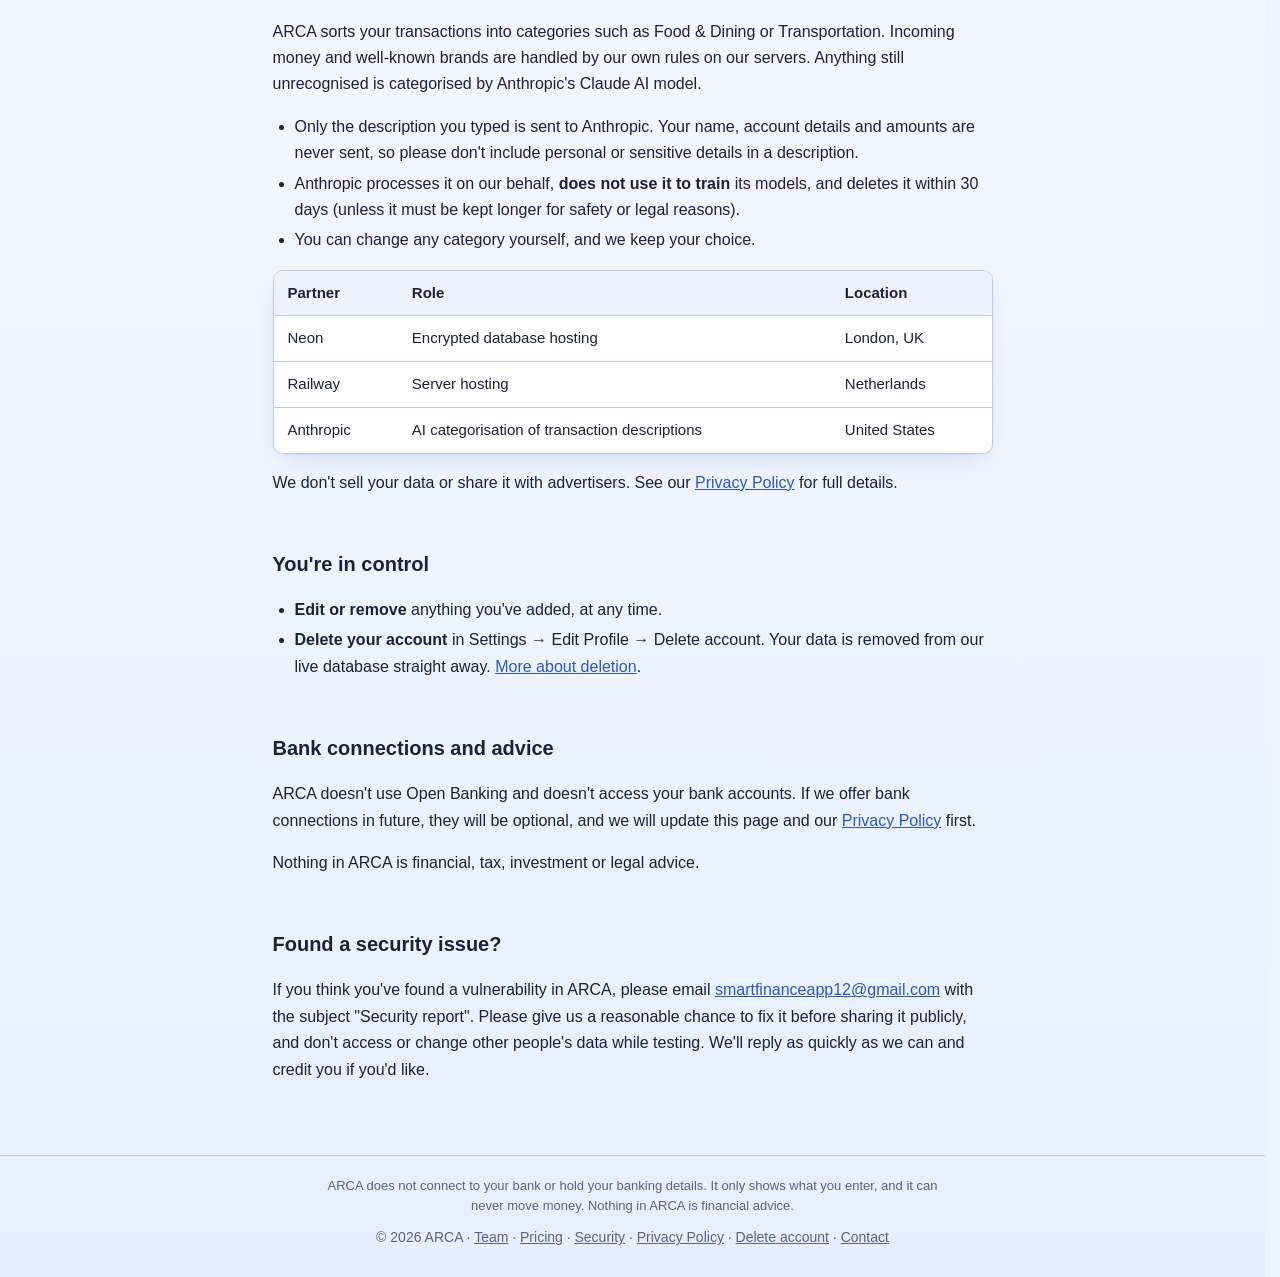
<file: security/index.html>
<!doctype html>
<html lang="en-GB">
<head>
<meta charset="utf-8">
<meta name="viewport" content="width=device-width, initial-scale=1">
<title>Security – ARCA</title>
<meta name="description" content="How ARCA keeps your financial data safe: no bank connection, encryption, and what we can and cannot do.">
<link rel="icon" href="/favicon.ico?v=2" sizes="any">
<link rel="icon" type="image/png" sizes="32x32" href="/assets/favicon-32.png?v=2">
<link rel="apple-touch-icon" href="/assets/apple-touch-icon.png?v=2">
<link rel="stylesheet" href="/assets/style.css?v=10">
</head>
<body>
<header class="site"><div class="inner">
  <a class="brand" href="/"><img src="/assets/logo.png" alt="" width="52" height="52">ARCA</a>
  <nav><a href="/team/">Team</a><a href="/pricing/">Pricing</a><a href="/security/">Security</a><a href="/privacy/">Privacy</a></nav>
</div></header>

<main>
<h1>Security at ARCA</h1>
<p class="meta">How we keep your financial data safe, in plain English.</p>

<div class="summary">
<ul>
  <li><strong>No bank connection.</strong> ARCA doesn't connect to your bank. You add transactions yourself, and ARCA shows them in your dashboard.</li>
  <li><strong>No banking details.</strong> We never ask for your bank login, and ARCA has no way to move money or change anything in your bank account.</li>
  <li><strong>You're in control.</strong> Edit what you've added, or delete your account at any time.</li>
</ul>
</div>

<h2 id="can-and-cannot">What ARCA can and can't do</h2>
<div class="table-wrap"><table>
  <thead><tr><th>ARCA can</th><th>ARCA can't</th></tr></thead>
  <tbody>
    <tr><td>Store the transactions and budgets you add</td><td>See your bank accounts or balances</td></tr>
    <tr><td>Turn them into charts, categories and summaries</td><td>Send, move or receive money</td></tr>
    <tr><td></td><td>Make, approve, change or cancel payments</td></tr>
  </tbody>
</table></div>
<p class="callout">ARCA will <strong>never</strong> ask for your online banking password, in the app, by email or over the phone. If anyone claiming to be ARCA asks for it, don't share it and let us know.</p>

<h2 id="protecting-data">How we protect your data</h2>
<h3>In transit</h3>
<ul>
  <li>Everything between the app, our servers, our database and our partners is sent over encrypted HTTPS connections.</li>
</ul>
<h3>At rest</h3>
<ul>
  <li>Our database is hosted by Neon in <strong>London</strong> and is encrypted at rest.</li>
  <li>Your ARCA password is never stored. We keep only a one-way <strong>bcrypt</strong> hash.</li>
</ul>
<h3>Your sign-in</h3>
<ul>
  <li>Sign-in sessions expire automatically, and the long-lived tokens that keep you signed in are stored only in hashed form.</li>
  <li>Password-reset links expire after 15 minutes and work only once.</li>
  <li>After several failed sign-in attempts, the account is temporarily locked to stop password guessing.</li>
  <li>When an account is deleted, any existing sessions for it stop working immediately.</li>
</ul>
<h3>Behind the scenes</h3>
<ul>
  <li>Each account can only ever access its own data.</li>
  <li>Secrets such as encryption keys and API keys are kept out of our source code and stored as protected environment variables.</li>
  <li>Access to our production systems is limited to the ARCA team members who maintain the service, and only when needed to run or support it.</li>
</ul>

<h2 id="categorisation">Spending categories and AI</h2>
<p>ARCA sorts your transactions into categories such as Food &amp; Dining or Transportation. Incoming money and well-known brands are handled by our own rules on our servers. Anything still unrecognised is categorised by Anthropic's Claude AI model.</p>
<ul>
  <li>Only the description you typed is sent to Anthropic. Your name, account details and amounts are never sent, so please don't include personal or sensitive details in a description.</li>
  <li>Anthropic processes it on our behalf, <strong>does not use it to train</strong> its models, and deletes it within 30 days (unless it must be kept longer for safety or legal reasons).</li>
  <li>You can change any category yourself, and we keep your choice.</li>
</ul>

<div class="table-wrap"><table>
  <thead><tr><th>Partner</th><th>Role</th><th>Location</th></tr></thead>
  <tbody>
    <tr><td>Neon</td><td>Encrypted database hosting</td><td>London, UK</td></tr>
    <tr><td>Railway</td><td>Server hosting</td><td>Netherlands</td></tr>
    <tr><td>Anthropic</td><td>AI categorisation of transaction descriptions</td><td>United States</td></tr>
  </tbody>
</table></div>
<p>We don't sell your data or share it with advertisers. See our <a href="/privacy/">Privacy Policy</a> for full details.</p>

<h2 id="control">You're in control</h2>
<ul>
  <li><strong>Edit or remove</strong> anything you've added, at any time.</li>
  <li><strong>Delete your account</strong> in Settings → Edit Profile → Delete account. Your data is removed from our live database straight away. <a href="/delete-account/">More about deletion</a>.</li>
</ul>

<h2 id="regulation">Bank connections and advice</h2>
<p>ARCA doesn't use Open Banking and doesn't access your bank accounts. If we offer bank connections in future, they will be optional, and we will update this page and our <a href="/privacy/">Privacy Policy</a> first.</p>
<p>Nothing in ARCA is financial, tax, investment or legal advice.</p>

<h2 id="report">Found a security issue?</h2>
<p>If you think you've found a vulnerability in ARCA, please email <a href="mailto:smartfinanceapp12@gmail.com?subject=Security%20report">smartfinanceapp12@gmail.com</a> with the subject "Security report". Please give us a reasonable chance to fix it before sharing it publicly, and don't access or change other people's data while testing. We'll reply as quickly as we can and credit you if you'd like. </p>
</main>

<footer class="site"><div class="inner">
  <p class="disclosure">ARCA does not connect to your bank or hold your banking details. It only shows what you enter, and it can never move money. Nothing in ARCA is financial advice.</p>
  © 2026 ARCA · <a href="/team/">Team</a> · <a href="/pricing/">Pricing</a> · <a href="/security/">Security</a> · <a href="/privacy/">Privacy Policy</a> · <a href="/delete-account/">Delete account</a> · <a href="mailto:smartfinanceapp12@gmail.com">Contact</a>
</div></footer>
</body>
</html>
</file>
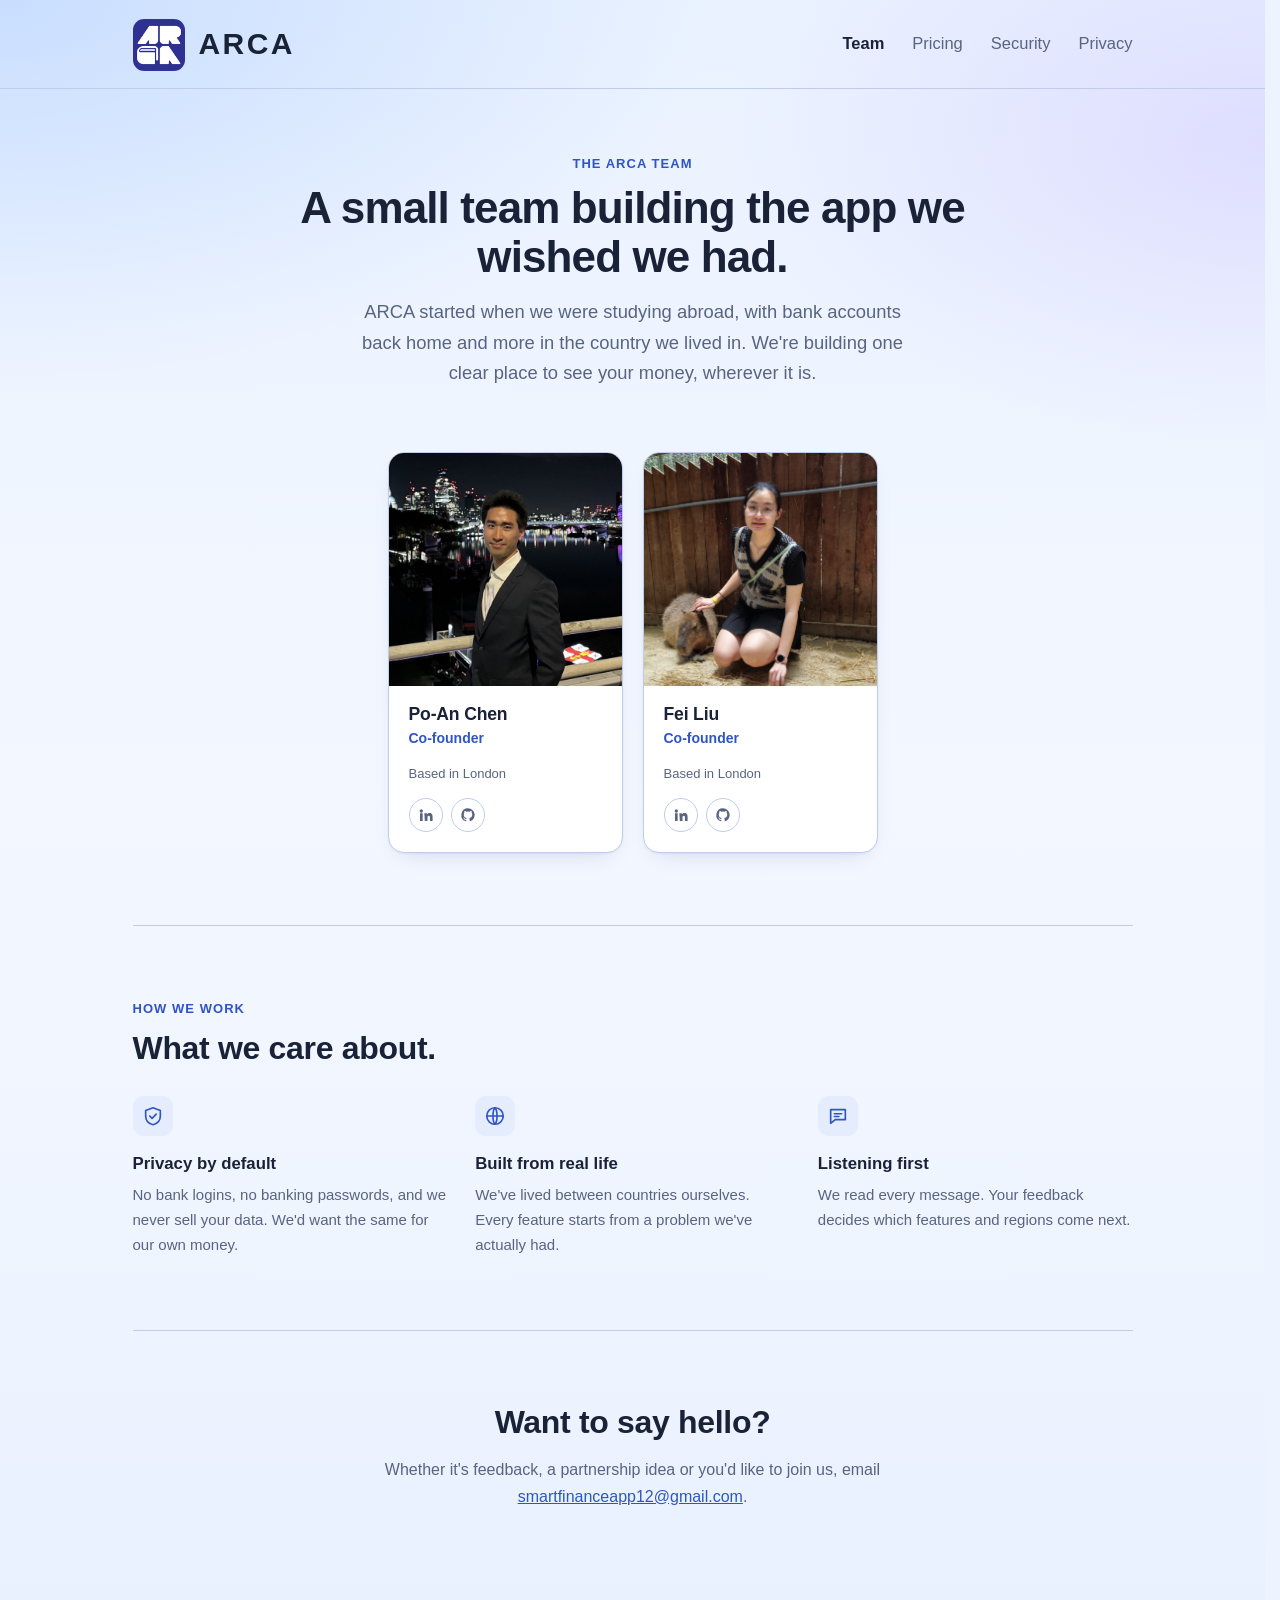
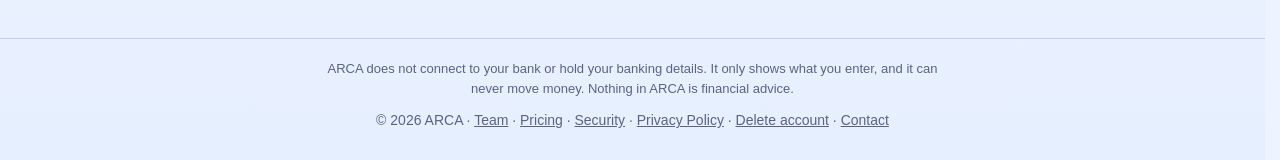
<file: team/index.html>
<!doctype html>
<html lang="en-GB">
<head>
<meta charset="utf-8">
<meta name="viewport" content="width=device-width, initial-scale=1">
<title>Our team – ARCA</title>
<meta name="description" content="Meet the small team behind ARCA, the app that brings your finances from different countries into one clear dashboard.">
<link rel="icon" href="/favicon.ico?v=2" sizes="any">
<link rel="icon" type="image/png" sizes="32x32" href="/assets/favicon-32.png?v=2">
<link rel="apple-touch-icon" href="/assets/apple-touch-icon.png?v=2">
<link rel="stylesheet" href="/assets/style.css?v=10">
<link rel="stylesheet" href="/assets/home.css?v=9">
<link rel="stylesheet" href="/assets/team.css?v=7">
</head>
<body class="home">
<header class="site"><div class="inner">
  <a class="brand" href="/"><img src="/assets/logo.png" alt="" width="52" height="52">ARCA</a>
  <nav><a href="/team/" aria-current="page">Team</a><a href="/pricing/">Pricing</a><a href="/security/">Security</a><a href="/privacy/">Privacy</a></nav>
</div></header>

<main>

<section class="team-hero">
  <p class="eyebrow">The ARCA team</p>
  <h1>A small team building the app we wished we had.</h1>
  <p class="lede">ARCA started when we were studying abroad, with bank accounts back home and more in the country we lived in. We're building one clear place to see your money, wherever it is.</p>
</section>

<!-- Team members: replace photo src, name, role, bio and links when ready.
     Photos: square images work best (at least 400×400), e.g. /assets/team/your-name.jpg -->
<section class="team-grid" aria-label="Team members">

  <article class="member">
    <img class="photo" src="/assets/team/po-an-chen.jpg" alt="Photo of Po-An Chen" width="400" height="400">
    <div class="member-body">
      <h2>Po-An Chen</h2>
      <p class="role">Co-founder</p>
      <p class="where">Based in London</p>
      <div class="links">
        <a href="https://www.linkedin.com/in/po-an-chen-010ba825a/" aria-label="Po-An Chen on LinkedIn"><svg viewBox="0 0 24 24"><path d="M4.98 3.5a2.5 2.5 0 1 1 0 5 2.5 2.5 0 0 1 0-5zM3 9.5h4V21H3zM9.5 9.5h3.8v1.6h.06c.53-1 1.83-2.06 3.77-2.06 4.03 0 4.77 2.65 4.77 6.1V21h-4v-5.1c0-1.22-.02-2.78-1.7-2.78-1.7 0-1.96 1.33-1.96 2.7V21h-4z"/></svg></a>
        <a href="https://github.com/brian92649264" aria-label="Po-An Chen on GitHub"><svg viewBox="0 0 24 24"><path d="M12 2a10 10 0 0 0-3.16 19.49c.5.09.68-.22.68-.48v-1.7c-2.78.6-3.37-1.34-3.37-1.34-.45-1.16-1.11-1.47-1.11-1.47-.91-.62.07-.6.07-.6 1 .07 1.53 1.03 1.53 1.03.9 1.52 2.34 1.08 2.91.83.09-.65.35-1.08.63-1.33-2.22-.25-4.55-1.11-4.55-4.94 0-1.09.39-1.98 1.03-2.68-.1-.25-.45-1.27.1-2.64 0 0 .84-.27 2.75 1.02a9.56 9.56 0 0 1 5 0c1.91-1.29 2.75-1.02 2.75-1.02.55 1.37.2 2.39.1 2.64.64.7 1.03 1.59 1.03 2.68 0 3.84-2.34 4.68-4.57 4.93.36.31.68.92.68 1.85v2.74c0 .27.18.58.69.48A10 10 0 0 0 12 2z"/></svg></a>
      </div>
    </div>
  </article>

  <article class="member">
    <img class="photo" src="/assets/team/fei-liu.jpg" alt="Photo of Fei Liu" width="400" height="400">
    <div class="member-body">
      <h2>Fei Liu</h2>
      <p class="role">Co-founder</p>
      <p class="where">Based in London</p>
      <div class="links">
        <a href="https://www.linkedin.com/in/feiliu1002/" aria-label="Fei Liu on LinkedIn"><svg viewBox="0 0 24 24"><path d="M4.98 3.5a2.5 2.5 0 1 1 0 5 2.5 2.5 0 0 1 0-5zM3 9.5h4V21H3zM9.5 9.5h3.8v1.6h.06c.53-1 1.83-2.06 3.77-2.06 4.03 0 4.77 2.65 4.77 6.1V21h-4v-5.1c0-1.22-.02-2.78-1.7-2.78-1.7 0-1.96 1.33-1.96 2.7V21h-4z"/></svg></a>
        <a href="https://github.com/feifei1002" aria-label="Fei Liu on GitHub"><svg viewBox="0 0 24 24"><path d="M12 2a10 10 0 0 0-3.16 19.49c.5.09.68-.22.68-.48v-1.7c-2.78.6-3.37-1.34-3.37-1.34-.45-1.16-1.11-1.47-1.11-1.47-.91-.62.07-.6.07-.6 1 .07 1.53 1.03 1.53 1.03.9 1.52 2.34 1.08 2.91.83.09-.65.35-1.08.63-1.33-2.22-.25-4.55-1.11-4.55-4.94 0-1.09.39-1.98 1.03-2.68-.1-.25-.45-1.27.1-2.64 0 0 .84-.27 2.75 1.02a9.56 9.56 0 0 1 5 0c1.91-1.29 2.75-1.02 2.75-1.02.55 1.37.2 2.39.1 2.64.64.7 1.03 1.59 1.03 2.68 0 3.84-2.34 4.68-4.57 4.93.36.31.68.92.68 1.85v2.74c0 .27.18.58.69.48A10 10 0 0 0 12 2z"/></svg></a>
      </div>
    </div>
  </article>


</section>

<section class="band" id="values">
  <p class="eyebrow">How we work</p>
  <h2>What we care about.</h2>
  <div class="values">
    <div>
      <span class="ico"><svg viewBox="0 0 24 24"><path d="M12 3l8 3v6c0 5-3.5 8.5-8 9.5C7.5 20.5 4 17 4 12V6z"/><path d="M8.5 12l2.5 2.5 4.5-4.5"/></svg></span>
      <h3>Privacy by default</h3>
      <p>No bank logins, no banking passwords, and we never sell your data. We'd want the same for our own money.</p>
    </div>
    <div>
      <span class="ico"><svg viewBox="0 0 24 24"><circle cx="12" cy="12" r="9"/><path d="M3 12h18M12 3c-3 3.5-3 14.5 0 18M12 3c3 3.5 3 14.5 0 18"/></svg></span>
      <h3>Built from real life</h3>
      <p>We've lived between countries ourselves. Every feature starts from a problem we've actually had.</p>
    </div>
    <div>
      <span class="ico"><svg viewBox="0 0 24 24"><path d="M4 5h16v11H9l-5 4z"/><path d="M8 9.5h8M8 12.5h5"/></svg></span>
      <h3>Listening first</h3>
      <p>We read every message. Your feedback decides which features and regions come next.</p>
    </div>
  </div>
</section>

<section class="band contact" id="contact">
  <h2>Want to say hello?</h2>
  <p class="muted">Whether it's feedback, a partnership idea or you'd like to join us, email <a href="mailto:smartfinanceapp12@gmail.com">smartfinanceapp12@gmail.com</a>.</p>
</section>

</main>

<footer class="site"><div class="inner">
  <p class="disclosure">ARCA does not connect to your bank or hold your banking details. It only shows what you enter, and it can never move money. Nothing in ARCA is financial advice.</p>
  © 2026 ARCA · <a href="/team/">Team</a> · <a href="/pricing/">Pricing</a> · <a href="/security/">Security</a> · <a href="/privacy/">Privacy Policy</a> · <a href="/delete-account/">Delete account</a> · <a href="mailto:smartfinanceapp12@gmail.com">Contact</a>
</div></footer>
</body>
</html>
</file>
<file: assets/style.css>
:root {
  color-scheme: light;
  --bg: #ffffff;
  --surface: #edf2fc;
  --text: #1a2238;
  --muted: #586480;
  --border: #bfcdea;
  --accent: #2f55c4;
  --accent-soft: #e4ecfd;
  --card-shadow: 0 1px 2px rgba(30, 50, 110, 0.06), 0 10px 26px -14px rgba(30, 50, 110, 0.22);
  /* Pastel blue page background */
  --page-bg:
    radial-gradient(1100px 600px at 0% 0%, rgba(173, 205, 255, 0.55), transparent 65%),
    radial-gradient(900px 520px at 100% 8%, rgba(206, 196, 255, 0.45), transparent 60%),
    linear-gradient(180deg, #eaf2ff 0%, #f3f7ff 45%, #eef4ff 75%, #e6efff 100%);
}
* { box-sizing: border-box; }
html { -webkit-text-size-adjust: 100%; scrollbar-gutter: stable; }
body {
  margin: 0;
  min-height: 100vh;
  background: var(--page-bg);
  background-color: #eef4ff;
  color: var(--text);
  font: 16px/1.65 -apple-system, BlinkMacSystemFont, "Segoe UI", Roboto, Helvetica, Arial, sans-serif;
}
a { color: var(--accent); }
header.site {
  border-bottom: 1px solid var(--border);
}
header.site .inner, main, footer.site .inner {
  max-width: 760px;
  margin: 0 auto;
  padding: 0 20px;
}
header.site .inner {
  max-width: 1040px; /* same width on every page so the header never shifts */
  display: flex;
  align-items: center;
  justify-content: space-between;
  height: 88px;
}
.brand {
  display: inline-flex;
  align-items: center;
  gap: 14px;
  line-height: 1;
  font-size: 30px;
  font-weight: 700;
  letter-spacing: 0.08em;
  color: var(--text);
  text-decoration: none;
}
.brand img {
  display: block;
  width: 52px;
  height: 52px;
  margin-top: 2px; /* optically centre the caps against the logo */
  border-radius: 11px;
}
nav a {
  margin-left: 28px;
  font-size: 16.5px;
  font-weight: 500;
  color: var(--muted);
  text-decoration: none;
}
nav a:hover { color: var(--accent); }
main { padding-top: 40px; padding-bottom: 56px; }
h1 { font-size: 2rem; line-height: 1.2; margin: 0 0 8px; }
h2 {
  font-size: 1.25rem;
  margin: 44px 0 12px;
  padding-top: 8px;
  scroll-margin-top: 16px;
}
h3 { font-size: 1rem; margin: 24px 0 8px; }
.meta { color: var(--muted); margin: 0 0 28px; }
.summary {
  background: var(--accent-soft);
  border: 1.5px solid var(--text);
  border-radius: 10px;
  padding: 4px 22px;
}
.toc {
  background: var(--bg);
  border: 1.5px solid var(--border);
  box-shadow: var(--card-shadow);
  border-radius: 10px;
  padding: 14px 22px;
  margin: 24px 0;
}
.toc ol { margin: 6px 0; padding-left: 20px; columns: 2; column-gap: 32px; }
.toc li { break-inside: avoid; }
@media (max-width: 560px) { .toc ol { columns: 1; } }
ul, ol { padding-left: 22px; }
li { margin: 4px 0; }
.table-wrap { overflow-x: auto; margin: 16px 0; background: var(--bg); border: 1.5px solid var(--border); box-shadow: var(--card-shadow); border-radius: 10px; }
table { border-collapse: collapse; width: 100%; font-size: 15px; }
th, td { text-align: left; vertical-align: top; padding: 10px 14px; border-bottom: 1px solid var(--border); }
th { background: var(--surface); font-weight: 600; white-space: nowrap; }
tr:last-child td { border-bottom: none; }
.callout {
  border-left: 3px solid var(--accent);
  padding: 4px 16px;
  margin: 16px 0;
  color: var(--text);
}
.hero { padding: 40px 0 8px; }
.hero p { font-size: 1.1rem; color: var(--muted); max-width: 560px; }
.cards { display: grid; grid-template-columns: repeat(auto-fit, minmax(170px, 1fr)); gap: 14px; margin: 28px 0; }
.card { background: var(--bg); border: 1.5px solid var(--border); box-shadow: var(--card-shadow); border-radius: 10px; padding: 16px 18px; }
.card strong { display: block; margin-bottom: 4px; }
.card span { color: var(--muted); font-size: 15px; }
.steps li { margin: 8px 0; }
footer.site { border-top: 1px solid var(--border); color: var(--muted); font-size: 14px; }
footer.site .inner { padding-top: 20px; padding-bottom: 28px; text-align: center; }
footer.site a { color: var(--muted); }
footer.site .disclosure { margin: 0 auto 10px; font-size: 13px; line-height: 1.55; max-width: 640px; }
nav a { white-space: nowrap; }
@media (max-width: 640px) {
  nav a { margin-left: 18px; font-size: 15.5px; }
  .brand { font-size: 25px; }
  .brand img { width: 44px; height: 44px; }
}
@media (max-width: 560px) {
  nav a { margin-left: 12px; }
}
/* Narrow phones: keep the header on one line */
@media (max-width: 480px) {
  header.site .inner { height: 68px; }
  .brand { font-size: 21px; gap: 9px; }
  .brand img { width: 36px; height: 36px; border-radius: 8px; }
  nav a { font-size: 14.5px; }
}
</file>
<file: assets/home.css>
/* Home page only */
:root {
  --accent-2: #8a6fdc;
  --amber: #e29a3a;
  --shadow: 0 18px 40px -18px rgba(30, 50, 110, 0.28);
}

body.home main,
body.home footer.site .inner { max-width: 1040px; }
body.home main { padding-top: 0; }

.home h1 { font-size: clamp(2rem, 5vw, 3rem); line-height: 1.1; letter-spacing: -0.02em; margin: 0 0 16px; }
.home h2 { font-size: clamp(1.5rem, 3.2vw, 2rem); line-height: 1.2; letter-spacing: -0.01em; margin: 0 0 16px; padding: 0; }
.home h3 { font-size: 1.05rem; margin: 14px 0 6px; }
.eyebrow {
  margin: 0 0 10px;
  font-size: 13px;
  font-weight: 600;
  letter-spacing: 0.08em;
  text-transform: uppercase;
  color: var(--accent);
}
.muted { color: var(--muted); }
.text-link { font-weight: 600; text-decoration: none; }
.text-link:hover { text-decoration: underline; }

/* Hero */
.hero-split {
  display: grid;
  grid-template-columns: 1fr 1.05fr;
  gap: 48px;
  align-items: center;
  padding: 64px 0 72px;
}
.lede { font-size: 1.15rem; color: var(--muted); max-width: 30em; margin: 0 0 24px; }
/* Hero only: justified so the paragraph's right edge lines up with the buttons' right edge */
.hero-copy .lede, .hero-copy .cta { max-width: 30rem; }
.hero-copy .lede { text-align: justify; }
/* Two equal buttons that exactly fill the text column, so their right edge lines up with the copy above */
.cta { display: grid; grid-template-columns: 1fr 1fr; align-items: stretch; gap: 12px; width: 100%; max-width: 30rem; }
.cta > * { min-width: 0; font-size: 14.5px !important; text-wrap: balance; }
@media (max-width: 520px) { .cta { grid-template-columns: 1fr; } }
.store-pill {
  display: inline-block;
  padding: 10px 18px;
  border-radius: 999px;
  background: var(--text);
  color: var(--bg);
  font-weight: 600;
  font-size: 15px;
}
.facts { list-style: none; padding: 0; margin: 28px 0 0; display: flex; flex-wrap: wrap; gap: 8px 20px; color: var(--muted); font-size: 14px; }
.facts li { margin: 0; display: flex; align-items: center; gap: 8px; }
.facts li::before {
  content: "";
  width: 16px; height: 16px; flex: none;
  border-radius: 50%;
  background: var(--accent-soft) url("data:image/svg+xml,%3Csvg xmlns='http://www.w3.org/2000/svg' viewBox='0 0 16 16'%3E%3Cpath d='M4.5 8.2l2.3 2.3 4.7-4.8' fill='none' stroke='%232f55c4' stroke-width='1.8' stroke-linecap='round' stroke-linejoin='round'/%3E%3C/svg%3E") center/16px no-repeat;
}
.hero-visual { margin: 0; }
.hero-visual svg, .sec-visual svg { display: block; width: 100%; height: auto; overflow: visible; }

/* Shared SVG pieces */
svg text { font-family: inherit; }
.link { fill: none; stroke: var(--border); stroke-width: 2; }
.link.soon { stroke-dasharray: 3 5; }
.flow { fill: none; stroke: var(--accent); stroke-width: 2; stroke-dasharray: 3 13; opacity: 0.55; animation: flow 1.2s linear infinite; }
.dot { fill: var(--accent); }
.dot.alt { fill: var(--accent-2); }
@keyframes flow { to { stroke-dashoffset: -16; } }

.chip rect { fill: var(--bg); stroke: var(--border); stroke-width: 1.5; }
.chip.soon rect { stroke-dasharray: 4 4; fill: var(--surface); }
.chip { animation: bob 4s ease-in-out infinite; }
.chip.c2 { animation-delay: 0.5s; }
.chip.c3 { animation-delay: 1s; }
.chip.soon { animation: none; opacity: 0.8; }
@keyframes bob { 50% { transform: translateY(-3px); } }
.sym { fill: var(--accent); }
.sym.alt { fill: var(--accent-2); }
.sym.muted { fill: var(--border); }
.sym-t { fill: #fff; font-size: 12px; font-weight: 700; text-anchor: middle; }
.trend { fill: none; stroke: var(--muted); stroke-width: 1.6; stroke-linecap: round; stroke-linejoin: round; }
.chip-t { fill: var(--text); font-size: 11.5px; font-weight: 600; }
.chip-s { fill: var(--muted); font-size: 10px; }

.dash { filter: drop-shadow(0 14px 22px rgba(30, 50, 110, 0.14)); }
.card-bg { fill: var(--bg); stroke: var(--border); stroke-width: 1.5; }
.tile { fill: var(--surface); stroke: color-mix(in srgb, var(--border) 60%, transparent); }
.skel { fill: #cdd8ee; }
.k1 { fill: var(--accent); }
.k2 { fill: var(--accent-2); }
.k3 { fill: var(--amber); }
.k4 { fill: var(--muted); opacity: 0.45; }

.bars rect { fill: color-mix(in srgb, var(--accent) 35%, transparent); transform-box: fill-box; transform-origin: bottom; animation: grow 1s cubic-bezier(.2,.8,.2,1) both; }
.bars rect.hi { fill: var(--accent); }
.bars rect:nth-child(2) { animation-delay: .08s; }
.bars rect:nth-child(3) { animation-delay: .16s; }
.bars rect:nth-child(4) { animation-delay: .24s; }
.bars rect:nth-child(5) { animation-delay: .32s; }
.bars rect:nth-child(6) { animation-delay: .40s; }
@keyframes grow { from { transform: scaleY(0); } }

.seg { fill: none; stroke-width: 10; }
.s1 { stroke: var(--accent); }
.s2 { stroke: var(--accent-2); }
.s3 { stroke: var(--amber); }
.s4 { stroke: var(--muted); opacity: 0.45; }
.donut { animation: spin-in 1.2s cubic-bezier(.2,.8,.2,1) both; transform-box: fill-box; transform-origin: center; }
@keyframes spin-in { from { opacity: 0; transform: rotate(-90deg) scale(.8); } }

.line { fill: none; stroke: var(--accent); stroke-width: 2.4; stroke-linecap: round; stroke-linejoin: round; stroke-dasharray: 1; stroke-dashoffset: 1; animation: draw-line 1.6s .3s ease-out forwards; }
.line.alt { stroke: var(--accent-2); stroke-width: 2; animation-delay: .5s; }
.area { fill: color-mix(in srgb, var(--accent) 14%, transparent); animation: fade 1.2s .6s both; }
.line-end { fill: var(--accent); animation: fade .4s 1.8s both; }
@keyframes draw-line { to { stroke-dashoffset: 0; } }

.tree rect { transform-box: fill-box; transform-origin: center; animation: pop .6s cubic-bezier(.2,.8,.2,1) both; }
.tree rect:nth-child(2) { animation-delay: .12s; }
.tree rect:nth-child(3) { animation-delay: .24s; }
.tree rect:nth-child(4) { animation-delay: .36s; }
@keyframes pop { from { opacity: 0; transform: scale(.7); } }
@keyframes fade { from { opacity: 0; } }

/* Sections */
.band { padding: 72px 0; border-top: 1px solid var(--border); }
.split { display: grid; grid-template-columns: 1fr 1.2fr; gap: 48px; align-items: start; }
.prose p { margin: 0 0 14px; font-size: 1.08rem; }

.features { display: grid; grid-template-columns: repeat(3, 1fr); gap: 16px; margin-top: 32px; }
.feature { background: var(--bg); border: 1.5px solid var(--border); box-shadow: var(--card-shadow); border-radius: 14px; padding: 22px; }
.feature p { margin: 0; color: var(--muted); font-size: 15px; }
.ico {
  display: inline-grid; place-items: center;
  width: 40px; height: 40px;
  border-radius: 11px;
  background: var(--accent-soft);
}
.ico svg, .reg-ico svg { width: 22px; height: 22px; fill: none; stroke: var(--accent); stroke-width: 1.8; stroke-linecap: round; stroke-linejoin: round; }
.ico .fill-line { stroke-width: 3.2; }

.audience { margin-top: 40px; }
.audience ul { list-style: none; padding: 0; margin: 0; display: grid; grid-template-columns: repeat(3, 1fr); gap: 16px; }
.audience li { margin: 0; padding: 4px 0 4px 16px; border-left: 3px solid var(--accent); font-weight: 500; }

.roadmap { list-style: none; margin: 0; padding: 0; position: relative; }
.roadmap::before { content: ""; position: absolute; left: 7px; top: 10px; bottom: 10px; width: 2px; background: var(--border); }
.roadmap li { position: relative; margin: 0 0 26px; padding-left: 36px; }
.roadmap li:last-child { margin-bottom: 0; }
.roadmap li::before {
  content: ""; box-sizing: border-box; position: absolute; left: 0; top: 4px;
  width: 16px; height: 16px; border-radius: 50%;
  background: var(--bg); border: 2px solid var(--accent-2);
}
.roadmap li.done::before { background: var(--accent); border-color: var(--accent); }
.roadmap strong { display: block; font-size: 1.08rem; }
.roadmap span:not(.status) { color: var(--muted); font-size: 15px; }
.status {
  display: inline-block; margin-bottom: 4px;
  font-size: 12px; font-weight: 600;
  padding: 2px 10px; border-radius: 999px;
  color: var(--accent-2); background: color-mix(in srgb, var(--accent-2) 14%, transparent);
}
.done .status { color: var(--accent); background: var(--accent-soft); }

.sec-visual { margin: 36px auto 8px; max-width: 560px; }
.node rect { fill: var(--bg); stroke: var(--border); stroke-width: 1.5; }
.node.mid rect { fill: var(--accent-soft); stroke: var(--accent); }
.ico-s { fill: none; stroke: var(--text); stroke-width: 2.4; stroke-linecap: round; stroke-linejoin: round; }
.node.mid .ico-s { stroke: var(--accent); }
.tick-mark { stroke-dasharray: 30; animation: draw 2.4s ease-out infinite; }
@keyframes draw { 0% { stroke-dashoffset: 30; } 40%, 100% { stroke-dashoffset: 0; } }
.n-t { fill: var(--text); font-size: 14px; font-weight: 600; text-anchor: middle; }
.n-s { fill: var(--muted); font-size: 12px; text-anchor: middle; }
.lock-body { fill: var(--accent); }
.shackle { fill: none; stroke: var(--accent); stroke-width: 2.2; animation: snap 2.4s ease-in-out infinite; }
@keyframes snap { 0%, 15% { transform: translateY(-3px); } 30%, 100% { transform: translateY(0); } }
.blocked { fill: none; stroke: var(--muted); stroke-width: 1.6; stroke-dasharray: 4 5; opacity: 0.6; }
.x-bg { fill: var(--bg); stroke: #c94a4a; stroke-width: 1.6; }
.x { stroke: #c94a4a; stroke-width: 2; stroke-linecap: round; }

.sec-points { display: grid; grid-template-columns: repeat(4, 1fr); gap: 20px; margin: 32px 0; }
.sec-points strong { display: block; margin-bottom: 4px; }
.sec-points span { color: var(--muted); font-size: 15px; }

.reg {
  display: flex; gap: 16px; align-items: flex-start;
  background: var(--bg); border: 1.5px solid var(--border); box-shadow: var(--card-shadow);
  border-radius: 14px; padding: 18px 22px; margin: 0 0 20px;
}
.reg p { margin: 0; font-size: 15px; color: var(--muted); }
.reg strong { color: var(--text); }
.reg-ico { flex: none; display: grid; place-items: center; width: 40px; height: 40px; border-radius: 50%; background: var(--accent-soft); }

.contact { text-align: center; }
.contact .muted { max-width: 34em; margin: 0 auto; }

/* Responsive */
@media (max-width: 860px) {
  .hero-split, .split { grid-template-columns: 1fr; gap: 32px; }
  .hero-split { padding: 40px 0 56px; }
  .features { grid-template-columns: repeat(2, 1fr); }
  .sec-points { grid-template-columns: repeat(2, 1fr); }
  .audience ul { grid-template-columns: 1fr; gap: 12px; }
  .band { padding: 56px 0; }
}
@media (max-width: 560px) {
  .features, .sec-points { grid-template-columns: 1fr; }
}

@media (prefers-reduced-motion: reduce) {
  .home *, .home *::before { animation: none !important; }
  .dots, .sec-visual .dot { display: none; }
  .line { stroke-dashoffset: 0; }
}

/* Ambition: what makes ARCA different */
.diff {
  display: grid;
  grid-template-columns: 1fr 1.6fr;
  gap: 32px 48px;
  margin-top: 56px;
  padding: 32px;
  background: rgba(255, 255, 255, 0.6);
  border: 1.5px solid var(--border);
  border-radius: 18px;
  box-shadow: var(--card-shadow);
}
.diff h3 { font-size: 1.35rem; line-height: 1.3; margin: 0 0 12px; }
.diff-copy .muted { margin: 0; font-size: 15px; }
.chart-list {
  list-style: none; margin: 0; padding: 0;
  display: grid; grid-template-columns: repeat(3, 1fr); gap: 12px;
}
.chart-list li {
  margin: 0; padding: 18px;
  background: var(--bg); border: 1.5px solid var(--border); border-radius: 14px;
}
.chart-list svg {
  display: block; width: 26px; height: 26px; margin-bottom: 12px;
  fill: none; stroke: var(--accent); stroke-width: 1.8; stroke-linecap: round; stroke-linejoin: round;
}
.chart-list strong { display: block; margin-bottom: 4px; font-size: 15px; }
.chart-list span { display: block; color: var(--muted); font-size: 14px; line-height: 1.5; }
.and-more { grid-column: 2; margin: -16px 0 0; color: var(--muted); font-size: 14px; font-style: italic; }
@media (max-width: 860px) {
  .diff { grid-template-columns: 1fr; padding: 24px; }
}
@media (max-width: 860px) {
  .and-more { grid-column: auto; }
}
@media (max-width: 640px) {
  .chart-list { grid-template-columns: 1fr; }
}

/* Ambition: prototype video */
.video-slot {
  display: flex; flex-direction: column; align-items: center; justify-content: center; gap: 10px;
  width: 100%; aspect-ratio: 16 / 9; margin-top: 20px;
  background: var(--accent-soft); color: var(--muted); font-size: 14px; font-weight: 500;
  border: 1.5px dashed var(--border); border-radius: 14px;
}
.video-slot.has-video { display: block; background: #000; border: 0; box-shadow: var(--shadow); }
.video-slot.portrait { width: auto; max-width: 100%; height: 480px; aspect-ratio: 9 / 16; }
.play { display: grid; place-items: center; width: 52px; height: 52px; border-radius: 50%; background: var(--accent); }
.play svg { width: 24px; height: 24px; fill: #fff; }
.video-note { margin: 10px 0 0; color: var(--muted); font-size: 14px; }

/* Ambition: waitlist */
.btn {
  display: block; padding: 13px 22px; border-radius: 999px; text-align: center; text-decoration: none;
  background: var(--accent); color: #fff; font-weight: 600;
}
.btn:hover { background: color-mix(in srgb, var(--accent) 85%, #000); }

/* Header "Join waitlist" button */
nav a.nav-cta { padding: 8px 16px; border-radius: 999px; background: var(--accent); color: #fff; font-weight: 600; }
nav a.nav-cta:hover { color: #fff; background: color-mix(in srgb, var(--accent) 85%, #000); }
@media (max-width: 640px) { nav a.nav-cta { display: none; } }

/* Hero: waitlist button first, quieter store badge */
.btn-inline { display: inline-block; width: auto; border: 1.5px solid transparent; padding: 11px 14px; font: inherit; font-weight: 600; font-size: 15px; line-height: 1.4; cursor: pointer; box-shadow: 0 8px 20px -8px rgba(47, 85, 196, 0.6); }
/* Same box as .btn-inline so the two hero buttons match in size */
.store-pill-quiet { display: inline-block; padding: 11px 14px; text-align: center; background: transparent; color: var(--muted); border: 1.5px solid var(--border); font-weight: 500; font-size: 15px; line-height: 1.4; }

/* Bank sync waitlist block (end of Our ambition) */
.cta-block {
  display: grid; grid-template-columns: 1.5fr 1fr; gap: 24px 48px; align-items: center;
  margin-top: 56px; padding: 40px; border-radius: 22px; scroll-margin-top: 16px;
  background: linear-gradient(135deg, #2f55c4 0%, #3f63d6 55%, #5a5ad4 100%);
  color: #fff; box-shadow: 0 24px 48px -24px rgba(47, 85, 196, 0.7);
}
.cta-block .eyebrow { color: rgba(255, 255, 255, 0.78); }
.cta-block h3 { font-size: 1.7rem; line-height: 1.25; margin: 0 0 12px; color: #fff; }
.cta-block p { margin: 0; font-size: 15.5px; color: rgba(255, 255, 255, 0.92); }
.cta-block > div:first-child p:last-child { max-width: 30em; }
.cta-block .btn { width: 100%; border: 0; padding: 15px 22px; background: #fff; color: var(--accent); font: inherit; font-weight: 700; font-size: 16.5px; cursor: pointer; }
.cta-block .btn:hover { background: #eef3ff; }
.cta-action { text-align: center; }
.cta-action a { color: #fff; }
.cta-action .cta-safe { display: flex; align-items: center; justify-content: center; gap: 8px; margin-top: 14px; font-size: 13px; color: rgba(255, 255, 255, 0.9); }
.cta-action .cta-safe::before {
  content: ""; flex: none; width: 14px; height: 14px; border-radius: 50%;
  background: rgba(255, 255, 255, 0.9) url("data:image/svg+xml,%3Csvg xmlns='http://www.w3.org/2000/svg' viewBox='0 0 24 24' fill='none' stroke='%232f55c4' stroke-width='4' stroke-linecap='round' stroke-linejoin='round'%3E%3Cpath d='M5 12.5l4.5 4.5L19 7.5'/%3E%3C/svg%3E") center/10px no-repeat;
}
.cta-action .cta-fine { margin-top: 6px; font-size: 12.5px; color: rgba(255, 255, 255, 0.65); }
.cta-block ~ .diff { margin-top: 40px; }
@media (max-width: 860px) { .cta-block { grid-template-columns: 1fr; padding: 28px 24px; } }

/* Waitlist sign-up (two-step dialog) */
.btn:disabled { opacity: 0.6; cursor: default; }
.wl {
  width: min(560px, calc(100vw - 32px)); max-height: calc(100vh - 48px); max-height: calc(100svh - 48px);
  padding: 0; border: 0; border-radius: 20px; background: var(--bg); color: var(--text);
  box-shadow: 0 30px 80px -20px rgba(20, 35, 90, 0.45);
  overflow: hidden; overflow: clip; /* only .wl-inner scrolls; clip also stops the browser scrolling the frame itself */
}
.wl::backdrop { background: rgba(20, 30, 60, 0.45); backdrop-filter: blur(2px); }
.wl-inner {
  padding: 28px 28px 24px; overflow-y: auto; max-height: calc(100vh - 48px); max-height: calc(100svh - 48px);
  overscroll-behavior: contain; /* scrolling past the end doesn't move the page behind */
}
/* Freeze the page while the popup is open, so the browser bar can't resize the screen under it */
html:has(.wl[open]) { overflow: hidden; }
.wl-close {
  position: absolute; top: 12px; right: 12px; width: 36px; height: 36px; border: 0; border-radius: 50%;
  background: var(--surface); color: var(--muted); font-size: 20px; line-height: 1; cursor: pointer;
}
.wl-steps { display: flex; gap: 6px; margin-bottom: 18px; }
.wl-steps span { height: 4px; flex: 1; border-radius: 4px; background: var(--surface); }
.wl-steps span.on { background: var(--accent); }
.wl h2 { font-size: 1.35rem; line-height: 1.3; margin: 0 0 6px; padding: 0 32px 0 0; }
.wl-sub { color: var(--muted); font-size: 15px; margin: 0 0 22px; }
.wl-field { margin-bottom: 16px; }
.wl-field label, .wl-q legend { display: block; padding: 0; margin-bottom: 6px; font-weight: 600; font-size: 15px; }
.wl-opt { font-weight: 400; color: var(--muted); font-size: 13px; }
.wl input[type=text], .wl input[type=email], .wl textarea {
  width: 100%; padding: 12px 14px; border: 1.5px solid var(--border); border-radius: 12px;
  font: inherit; color: var(--text); background: #fff;
}
.wl input:focus, .wl textarea:focus { outline: none; border-color: var(--accent); box-shadow: 0 0 0 3px var(--accent-soft); }
/* Step 1 submit button: centred in its row */
#wl-step1 > .btn { margin: 0 auto; border: 0; padding: 13px 30px; font: inherit; font-weight: 600; cursor: pointer; }
.wl-notice { margin: 12px 0 0; font-size: 12.5px; line-height: 1.5; color: var(--muted); text-align: center; }
.wl input.wl-other { margin-top: 10px; padding: 9px 12px; font-size: 14px; }
.wl-error { color: #b42318; font-size: 13px; margin: -6px 0 14px; }
.wl-hp { position: absolute; left: -9999px; width: 1px; height: 1px; overflow: hidden; }
.wl-q { border: 0; padding: 0; margin: 0 0 20px; min-width: 0; }
.wl-hint { font-size: 12.5px; color: var(--muted); margin: -2px 0 8px; }
.wl-chips { display: flex; flex-wrap: wrap; gap: 8px; }
.wl-chip { position: relative; } /* keeps each hidden input inside its own chip */
.wl-chip input { position: absolute; inset: 0; margin: 0; opacity: 0; pointer-events: none; }
.wl-chip span {
  display: inline-block; padding: 7px 14px; border: 1.5px solid var(--border); border-radius: 999px;
  font-size: 14px; cursor: pointer; user-select: none; transition: background 0.12s, border-color 0.12s;
}
.wl-chip span:hover { border-color: var(--accent); }
.wl-chip input:checked + span { background: var(--accent); border-color: var(--accent); color: #fff; }
.wl-chip input:focus-visible + span { box-shadow: 0 0 0 3px var(--accent-soft); }
.wl-followup { margin: 12px 0 0; padding: 14px; background: var(--surface); border-radius: 12px; }
.wl-followup legend { font-size: 14px; }
.wl-actions { display: flex; flex-direction: column; align-items: center; gap: 4px; margin-top: 8px; }
.wl-actions .btn { width: 100%; border: 0; font: inherit; font-weight: 600; cursor: pointer; }
.wl-skip { padding: 10px; border: 0; background: none; color: var(--muted); font: inherit; font-size: 14px; cursor: pointer; }
.wl-skip:hover { color: var(--accent); }
.wl-done { text-align: center; padding: 18px 0 6px; }
.wl-done h2 { padding: 0; }
.wl-tick { display: grid; place-items: center; width: 56px; height: 56px; margin: 0 auto 14px; border-radius: 50%; background: var(--accent-soft); }
.wl-tick svg { width: 28px; height: 28px; fill: none; stroke: var(--accent); stroke-width: 2.5; stroke-linecap: round; stroke-linejoin: round; }
.wl [hidden] { display: none !important; }
</file>
<file: assets/pricing.css>
/* Pricing page only (builds on home.css) */
.pricing-hero { padding: 64px 0 40px; max-width: 680px; margin: 0 auto; text-align: center; }
.pricing-hero .lede { margin-left: auto; margin-right: auto; }
.pricing-hero h1 { font-size: clamp(2rem, 4.6vw, 2.75rem); }

.plans {
  display: grid;
  grid-template-columns: repeat(2, 1fr);
  gap: 20px;
  max-width: 820px;
  margin: 0 auto;
  padding-bottom: 72px;
}
.plans.single { grid-template-columns: minmax(0, 460px); justify-content: center; }
.plan {
  display: flex;
  flex-direction: column;
  background: var(--bg);
  border: 1.5px solid var(--border);
  border-radius: 18px;
  box-shadow: var(--card-shadow);
  overflow: hidden;
}
.plan.featured { border-color: var(--accent); box-shadow: var(--shadow); }
.plan-head { padding: 28px 28px 24px; border-bottom: 1px solid var(--border); }
.plan.featured .plan-head { background: var(--accent-soft); border-bottom-color: color-mix(in srgb, var(--accent) 30%, transparent); }
.home .plan h2 { display: flex; align-items: center; gap: 10px; font-size: 1.5rem; margin: 0 0 4px; }
.plan-sub { margin: 0 0 20px; color: var(--muted); }
.badge {
  font-size: 12px; font-weight: 600; letter-spacing: 0;
  padding: 2px 10px; border-radius: 999px;
  color: var(--accent-2); background: color-mix(in srgb, var(--accent-2) 14%, transparent);
}

.price { display: flex; align-items: center; gap: 14px; margin: 0 0 22px; }
.amount { font-size: 3rem; font-weight: 700; line-height: 1; letter-spacing: -0.02em; }
.per { color: var(--muted); font-size: 15px; line-height: 1.4; }
.per small { font-size: 13px; }

.plan-cta {
  display: block;
  text-align: center;
  padding: 11px 16px;
  border-radius: 10px;
  font-weight: 600;
  font-size: 15px;
  color: var(--muted);
  background: var(--surface);
  border: 1px dashed var(--border);
}
.plan.featured .plan-cta { background: var(--bg); color: var(--accent); border-color: color-mix(in srgb, var(--accent) 40%, transparent); }
.plan-cta.available { background: var(--text); color: var(--bg); border: 1px solid var(--text); }

.plan-lead { margin: 22px 28px -6px; font-size: 14px; font-weight: 600; color: var(--muted); }
.plan-features { list-style: none; margin: 0; padding: 22px 28px 28px; }
.plan-features li { position: relative; margin: 0 0 14px; padding-left: 30px; font-size: 15px; }
.plan-features li:last-child { margin-bottom: 0; }
.plan-features li::before {
  content: "";
  position: absolute; left: 0; top: 3px;
  width: 18px; height: 18px;
  border-radius: 50%;
  background: var(--accent-soft) url("data:image/svg+xml,%3Csvg xmlns='http://www.w3.org/2000/svg' viewBox='0 0 16 16'%3E%3Cpath d='M4.5 8.2l2.3 2.3 4.7-4.8' fill='none' stroke='%232f55c4' stroke-width='1.8' stroke-linecap='round' stroke-linejoin='round'/%3E%3C/svg%3E") center/18px no-repeat;
}
.plan-features li.soon { color: var(--muted); }
.plan-features li.soon::before { opacity: 0.55; }
.tag {
  display: inline-block; margin-left: 6px;
  font-size: 11.5px; font-weight: 600;
  padding: 1px 8px; border-radius: 6px;
  color: var(--accent); background: var(--accent-soft);
  white-space: nowrap;
}

.pricing-faq h2 { text-align: center; margin-bottom: 32px; }
.faq { display: grid; grid-template-columns: repeat(2, 1fr); gap: 28px 40px; max-width: 820px; margin: 0 auto; }
.faq strong { display: block; margin-bottom: 6px; }
.faq span { color: var(--muted); font-size: 15px; }

@media (max-width: 720px) {
  .plans, .faq { grid-template-columns: 1fr; }
  .pricing-hero { padding: 40px 0 32px; }
  .plans { padding-bottom: 56px; }
  .plan-head { padding: 24px 22px 20px; }
  .plan-lead { margin-left: 22px; margin-right: 22px; }
  .plan-features { padding: 20px 22px 24px; }
}
</file>
<file: assets/team.css>
/* Team page only (builds on home.css) */
.team-hero { padding: 64px 0 40px; max-width: 760px; margin: 0 auto; text-align: center; }
.team-hero .lede { margin-left: auto; margin-right: auto; }
.team-hero h1 { font-size: clamp(2rem, 4.6vw, 2.75rem); }

.team-grid {
  display: flex;
  flex-wrap: wrap;
  justify-content: center;
  gap: 20px;
  padding-bottom: 72px;
}
.member {
  flex: 0 1 calc((100% - 60px) / 4);
  display: flex;
  flex-direction: column;
  background: var(--bg);
  border: 1.5px solid var(--border);
  box-shadow: var(--card-shadow);
  border-radius: 16px;
  overflow: hidden;
  transition: transform .2s ease, box-shadow .2s ease;
}
.member:hover { transform: translateY(-3px); box-shadow: var(--shadow); }
.photo { display: block; width: 100%; height: auto; aspect-ratio: 1; object-fit: cover; background: var(--border); }
.member-body { display: flex; flex-direction: column; flex: 1; padding: 18px 20px 20px; }
.member h2 { font-size: 1.1rem; margin: 0 0 2px; }
.role { margin: 0 0 12px; color: var(--accent); font-size: 14px; font-weight: 600; }
.bio { margin: 0 0 12px; color: var(--muted); font-size: 15px; line-height: 1.55; }
.where { margin: auto 0 14px; font-size: 13px; color: var(--muted); }
.links { display: flex; gap: 8px; }
.links a {
  display: grid; place-items: center;
  width: 34px; height: 34px;
  border-radius: 50%;
  border: 1px solid var(--border);
  background: var(--bg);
  color: var(--muted);
}
.links a:hover { color: var(--accent); border-color: var(--accent); }
.links svg { width: 16px; height: 16px; fill: currentColor; }
.links svg.stroke { fill: none; stroke: currentColor; stroke-width: 2; }

.values { display: grid; grid-template-columns: repeat(3, 1fr); gap: 28px; margin-top: 28px; }
.values p { margin: 0; color: var(--muted); font-size: 15px; }

nav a[aria-current="page"] { color: var(--text); font-weight: 600; }

@media (max-width: 960px) { .member { flex-basis: calc((100% - 20px) / 2); } }
@media (max-width: 760px) { .values { grid-template-columns: 1fr; gap: 20px; } }
@media (max-width: 480px) {
  .member { flex-basis: 100%; }
  .photo { aspect-ratio: 16 / 10; object-position: center 30%; }
}
</file>
